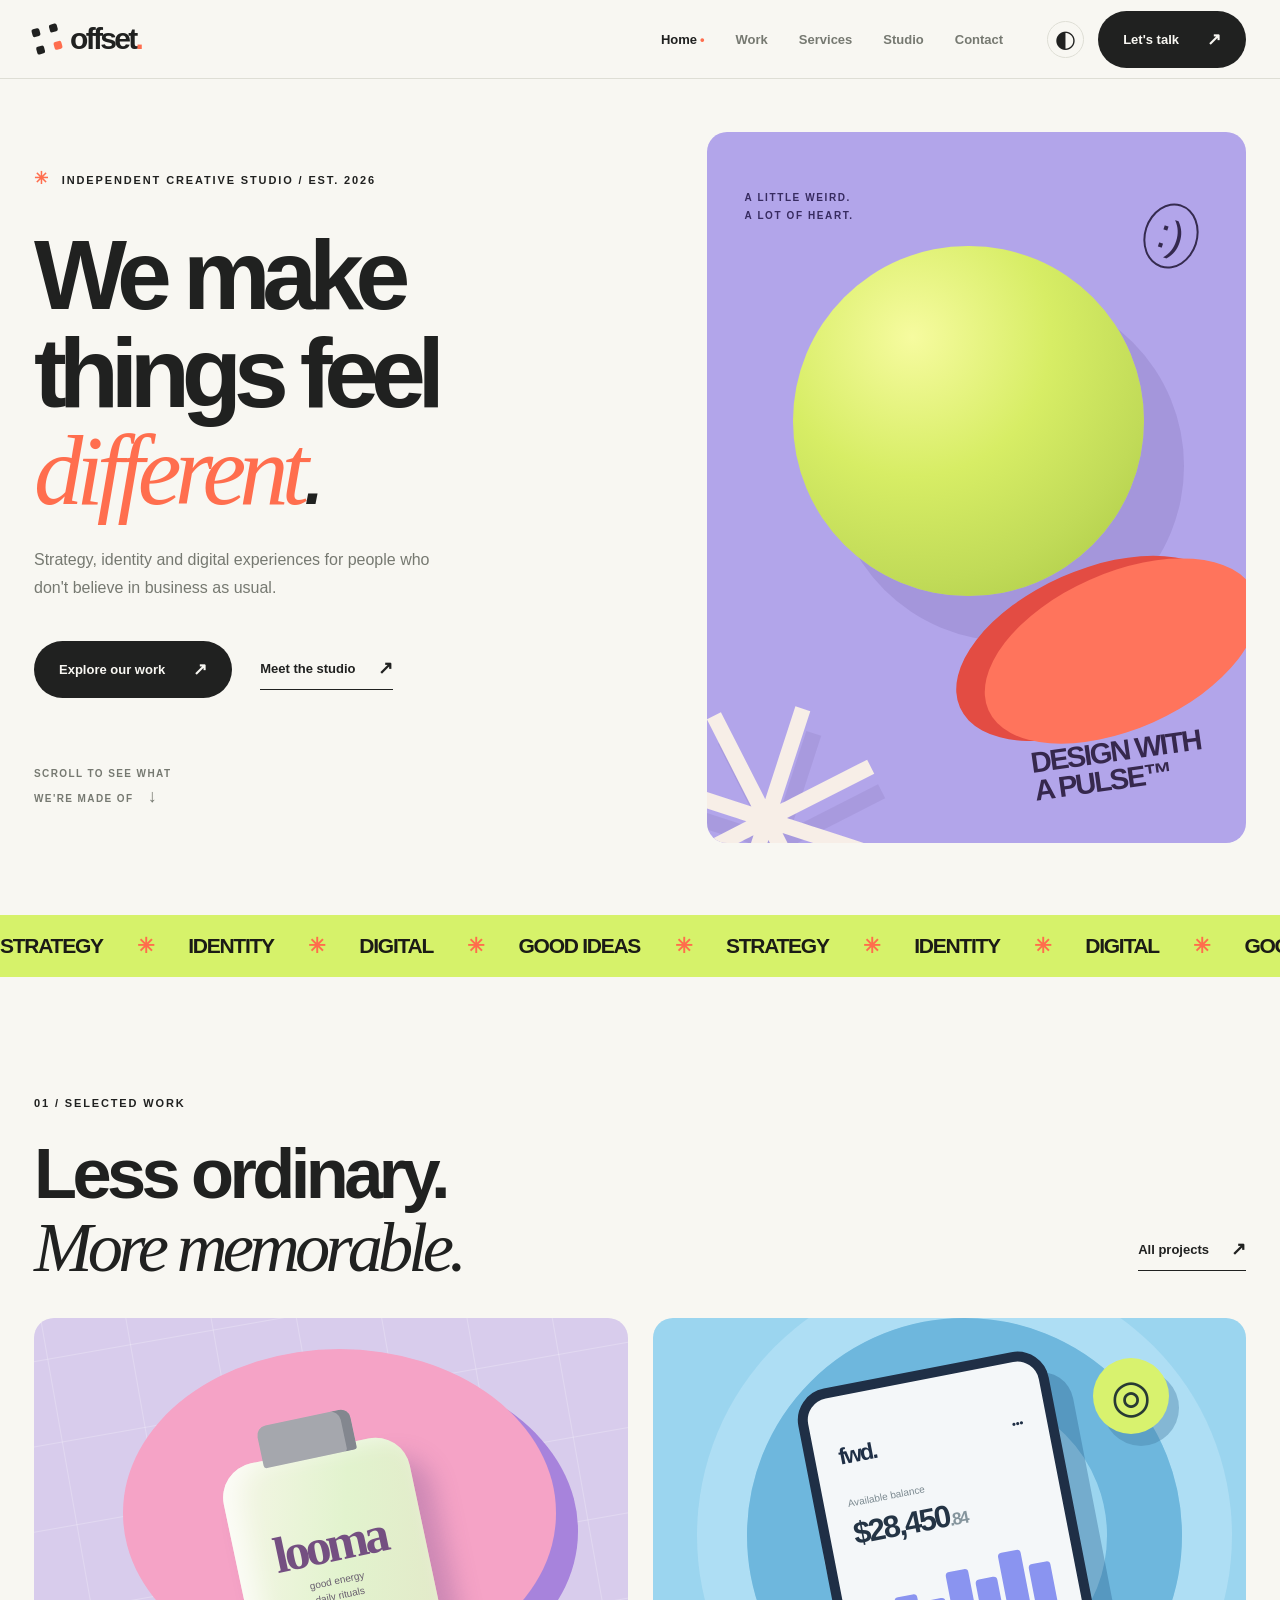
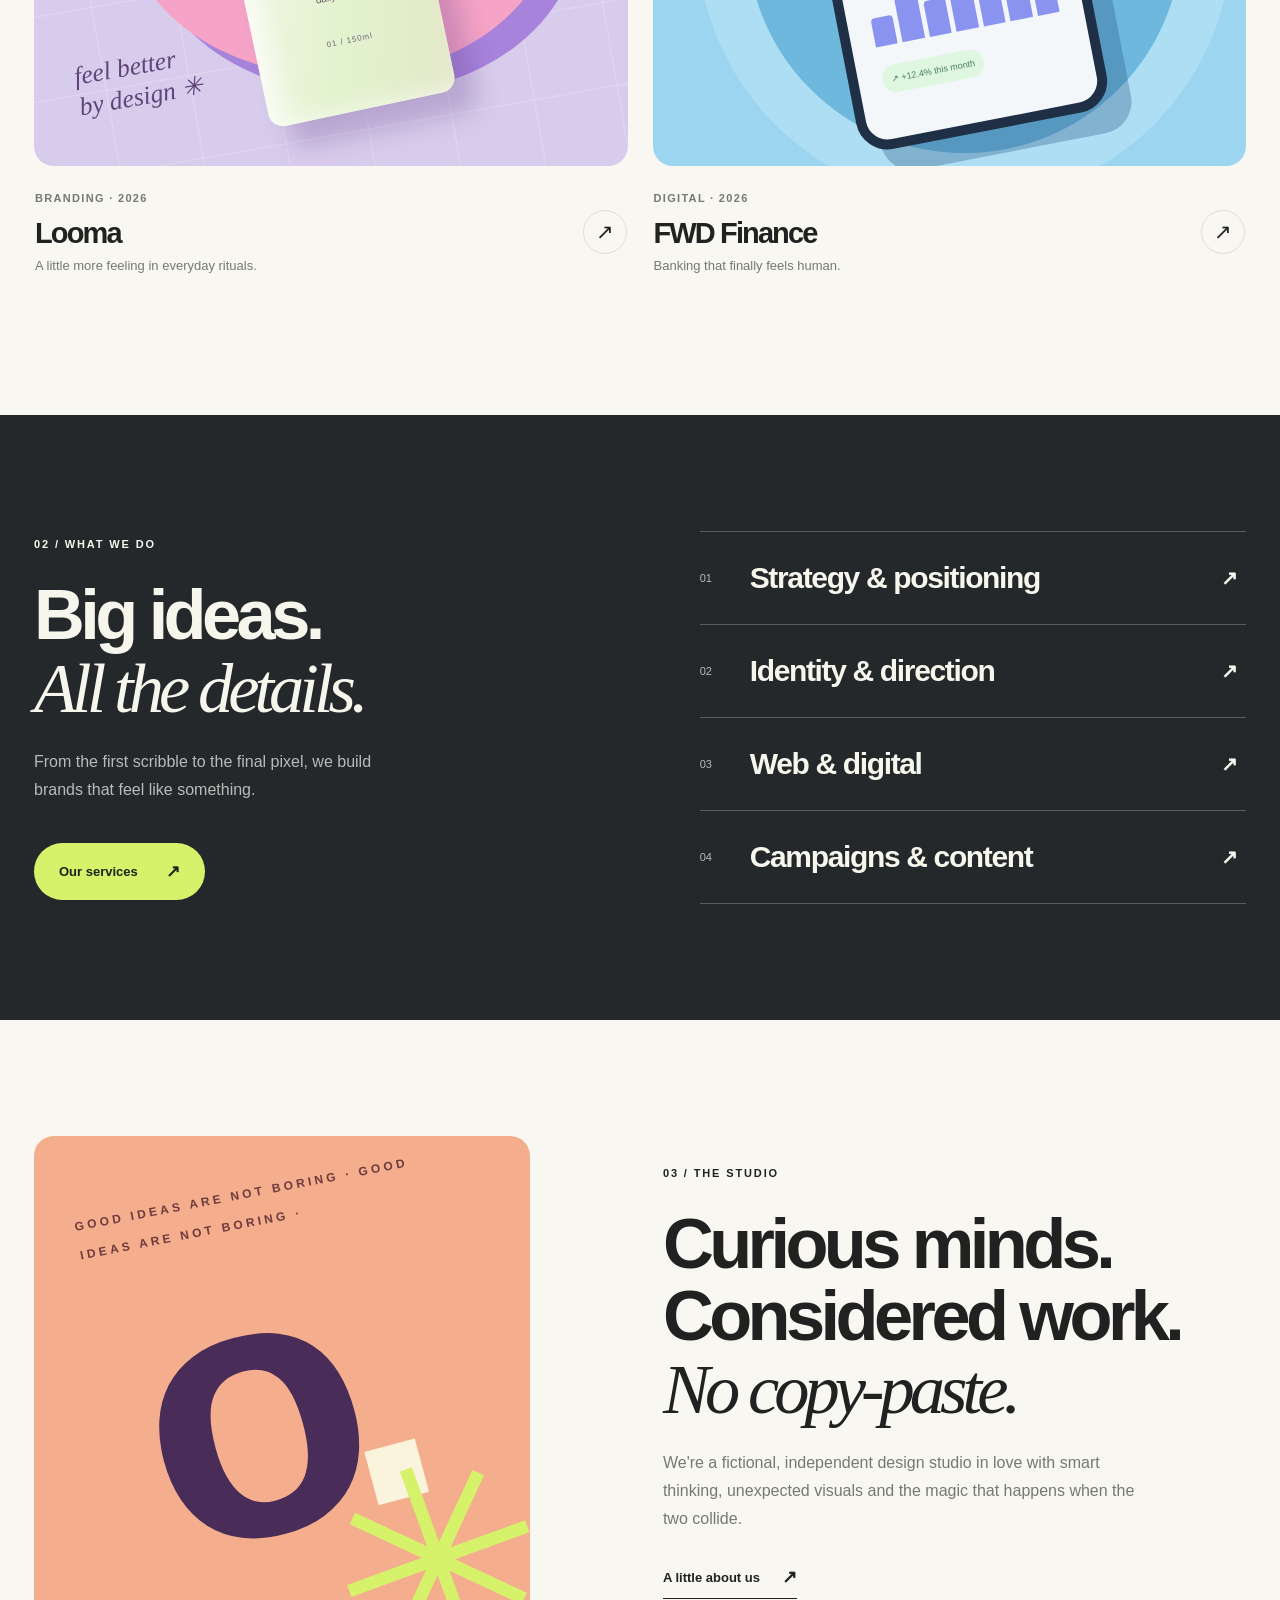
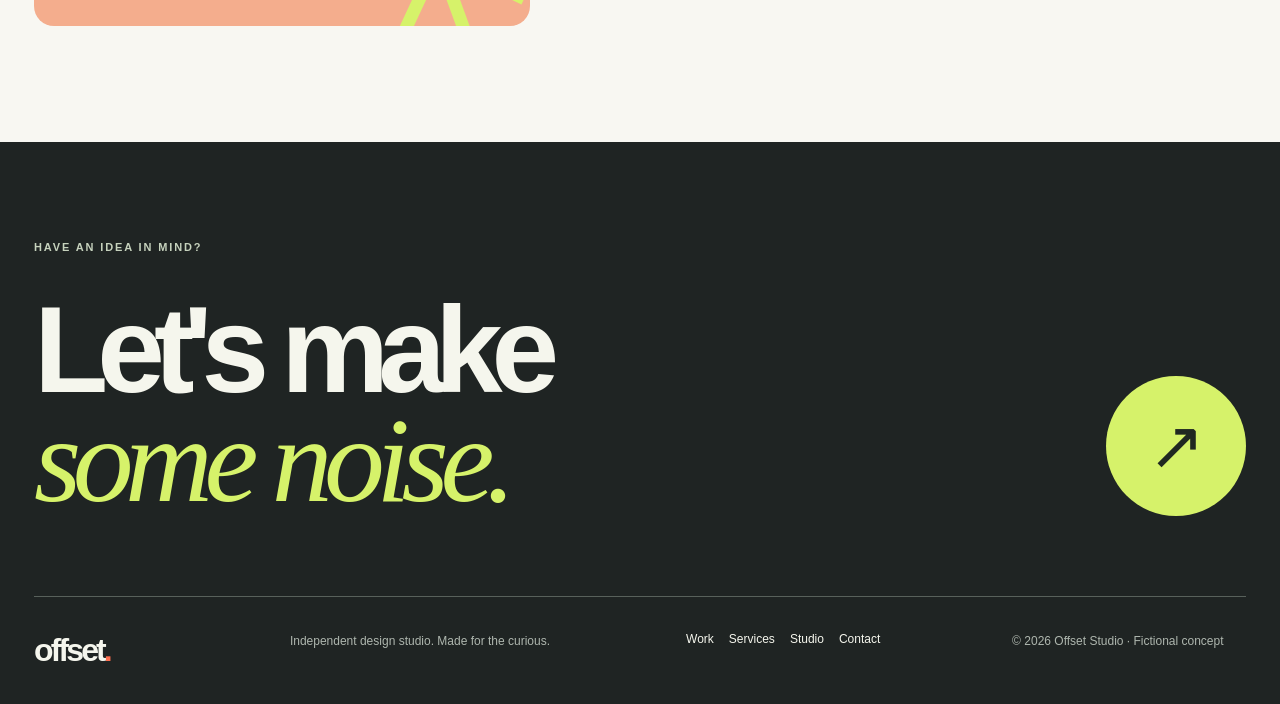
<file: index.html>
<!doctype html>
<html lang="en">
<head>
<meta charset="utf-8">
<meta name="viewport" content="width=device-width, initial-scale=1">
<meta name="theme-color" content="#f8f7f2">
<meta name="description" content="A small creative portfolio exploring design, digital work and playful color combinations.">
<title>Design that feels different · Offset Studio</title>
<link rel="stylesheet" href="style.css"></head>
<body class="page-home"><a href="#main" class="skip-link">Skip to content</a>
<input type="checkbox" class="visually-hidden" id="color-mode" aria-label="Toggle dark appearance">
<header class="site-header">
<div class="container header-inner">
<a class="brand" href="index.html" aria-label="Offset Studio home"><span class="brand-mark" aria-hidden="true"><i></i><i></i><i></i><i></i></span>offset<span class="brand-period">.</span></a>
<nav class="main-nav" aria-label="Primary navigation"><a href="index.html" aria-current="page">Home</a><a href="work.html">Work</a><a href="services.html">Services</a><a href="studio.html">Studio</a><a href="contact.html">Contact</a></nav>

<div class="header-actions"><label for="color-mode" class="theme-label" title="Toggle appearance"><span class="sun-symbol" aria-hidden="true">◐</span><span class="sr-only">Toggle light and dark mode</span></label><a href="contact.html" class="pill pill-dark header-cta">Let's talk <span aria-hidden="true">↗</span></a>
<details class="mobile-nav">
<summary aria-label="Open navigation"><span></span><span></span></summary>
<nav aria-label="Mobile navigation"><a href="index.html" aria-current="page">Home</a><a href="work.html">Work</a><a href="services.html">Services</a><a href="studio.html">Studio</a><a href="contact.html">Contact</a></nav>
</details>
</div>
</div>
</header>
<!-- Main content: selected work, studio notes and a bit of motion -->
<main id="main">
<section class="home-hero">
<div class="container hero-grid">
<div class="hero-copy"><span class="eyebrow"><span class="tiny-spark">✳</span> Independent creative studio / Est. 2026</span>
<h1>We make<br>things feel<br><em>different<span class="hero-dot">.</span></em></h1>
<p>Strategy, identity and digital experiences for people who don't believe in business as usual.</p>
<div class="hero-actions"><a class="pill pill-dark" href="work.html">Explore our work <span>↗</span></a><a class="text-link" href="studio.html">Meet the studio <span>↗</span></a></div>
<div class="hero-side-note">Scroll to see what<br>we're made of <span>↓</span></div>
</div>
<div class="hero-art" aria-label="Abstract graphic design artwork"><span class="hero-art-note">A LITTLE WEIRD.<br>A LOT OF HEART.</span><span class="hero-sun"></span><span class="hero-disc"></span><span class="hero-star">✳</span><span class="hero-smiley">:)</span><span class="hero-art-label">design with<br>a pulse™</span></div>
</div>
</section>

<div class="ticker" aria-label="Strategy, identity, digital, imagination">
<div class="ticker-track" aria-hidden="true">STRATEGY <span>✳</span> IDENTITY <span>✳</span> DIGITAL <span>✳</span> GOOD IDEAS <span>✳</span> STRATEGY <span>✳</span> IDENTITY <span>✳</span> DIGITAL <span>✳</span> GOOD IDEAS <span>✳</span></div>
</div>

<section class="section section-work" id="selected-work">
<div class="container">
<div class="section-heading">
<div><span class="eyebrow">01 / Selected work</span>
<h2>Less ordinary.<br><em>More memorable.</em></h2>
</div>
<a href="work.html" class="text-link">All projects <span>↗</span></a></div>
<div class="works-grid">
<article class="work-card" data-kind="brand" id="work-looma"><a class="work-art-link" href="project-looma.html" aria-label="Explore Looma project">
<div class="art art-looma" aria-label="Illustrated lavender cosmetic packaging"><span class="art-grid"></span><span class="looma-disc"></span><span class="looma-bottle"><b>looma</b><small>good energy<br>daily rituals</small><span>01 / 150ml</span></span><span class="art-floatnote">feel better<br>by design ✳</span></div>
</a>
<div class="work-meta">
<div><span class="work-tag">Branding · 2026</span>
<h3>Looma</h3>
<p>A little more feeling in everyday rituals.</p>
</div>
<a class="round-arrow" href="project-looma.html" aria-label="View Looma project">↗</a></div>
</article>
<article class="work-card" data-kind="digital" id="work-fwd"><a class="work-art-link" href="project-fwd.html" aria-label="Explore FWD Finance project">
<div class="art art-fwd" aria-label="Abstract blue financial app mockup"><span class="fwd-orbit"></span><span class="fwd-phone"><span class="phone-top">fwd. <span>•••</span></span><small>Available balance</small><b>$28,450<span>.84</span></b><span class="fwd-chart"><i style="--h:42%"></i><i style="--h:66%"></i><i style="--h:53%"></i><i style="--h:87%"></i><i style="--h:68%"></i><i style="--h:100%"></i><i style="--h:76%"></i></span><span class="fwd-pill">↗ +12.4% this month</span></span><span class="fwd-bubble">◎</span></div>
</a>
<div class="work-meta">
<div><span class="work-tag">Digital · 2026</span>
<h3>FWD Finance</h3>
<p>Banking that finally feels human.</p>
</div>
<a class="round-arrow" href="project-fwd.html" aria-label="View FWD Finance project">↗</a></div>
</article>
</div>
</div>
</section>

<section class="section services-preview">
<div class="container services-grid">
<div><span class="eyebrow">02 / What we do</span>
<h2>Big ideas.<br><em>All the details.</em></h2>
<p>From the first scribble to the final pixel, we build brands that feel like something.</p>
<a class="pill pill-light" href="services.html">Our services <span>↗</span></a></div>
<div class="services-list"><a href="services.html#strategy"><span>01</span><strong>Strategy & positioning</strong><b>↗</b></a><a href="services.html#identity"><span>02</span><strong>Identity & direction</strong><b>↗</b></a><a href="services.html#digital"><span>03</span><strong>Web & digital</strong><b>↗</b></a><a href="services.html#campaigns"><span>04</span><strong>Campaigns & content</strong><b>↗</b></a></div>
</div>
</section>

<section class="section about-teaser">
<div class="container about-teaser-grid">
<div class="about-graphic"><span class="about-text-circle">GOOD IDEAS ARE NOT BORING · GOOD IDEAS ARE NOT BORING ·</span><span class="about-core">o<span>.</span></span><span class="about-doodle">✳</span></div>
<div><span class="eyebrow">03 / The studio</span>
<h2>Curious minds.<br>Considered work.<br><em>No copy-paste.</em></h2>
<p>We're a fictional, independent design studio in love with smart thinking, unexpected visuals and the magic that happens when the two collide.</p>
<a href="studio.html" class="text-link">A little about us <span>↗</span></a></div>
</div>
</section>
</main>
<footer class="site-footer" id="footer">
<div class="container">
<div class="footer-top">
<div>
<p class="eyebrow eyebrow-light">Have an idea in mind?</p>
<h2>Let's make<br><em>some noise.</em></h2>
</div>
<a href="contact.html" class="footer-orb" aria-label="Contact our studio">↗</a></div>
<div class="footer-bottom"><a href="index.html" class="footer-logo">offset<span>.</span></a>
<p>Independent design studio. Made for the curious.</p>
<nav aria-label="Footer navigation"><a href="work.html">Work</a><a href="services.html">Services</a><a href="studio.html">Studio</a><a href="contact.html">Contact</a></nav>
<p>© 2026 Offset Studio · Fictional concept</p>
</div>
</div>
</footer>
</body>
</html>
</file>
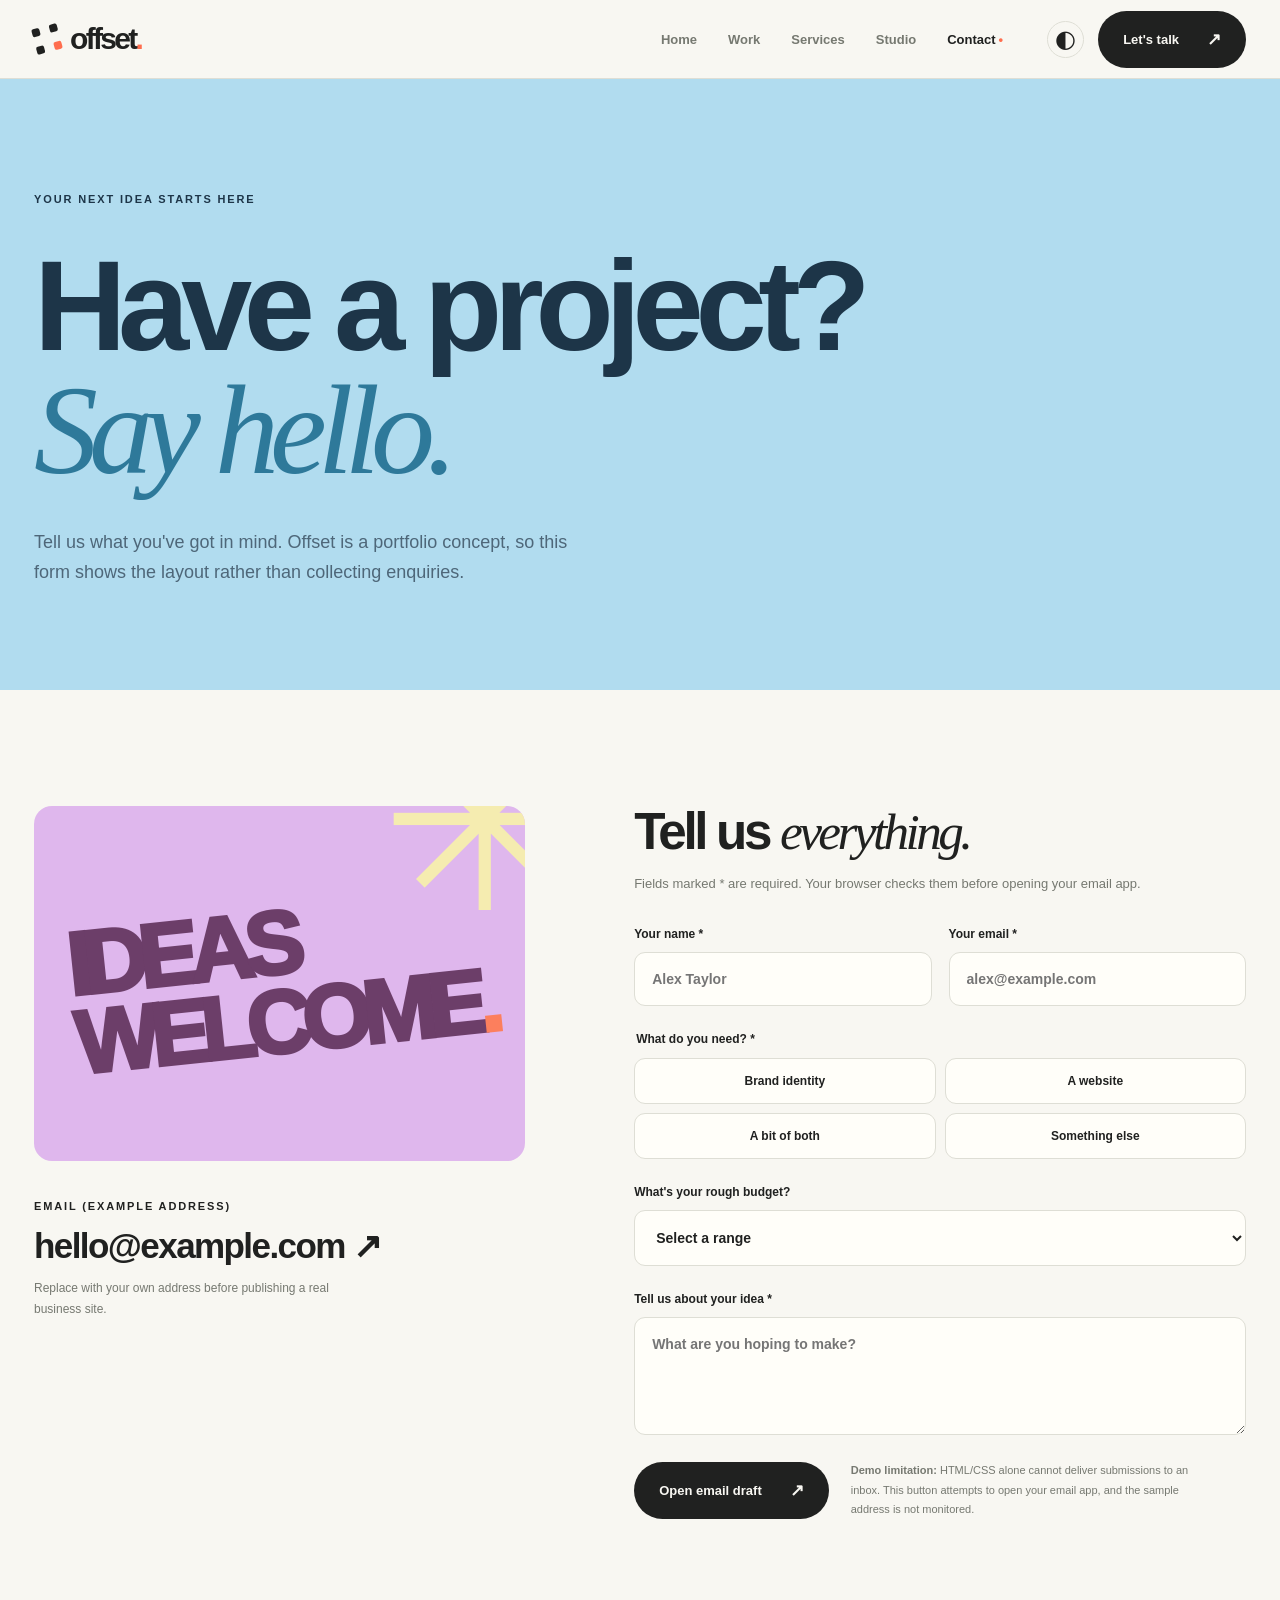
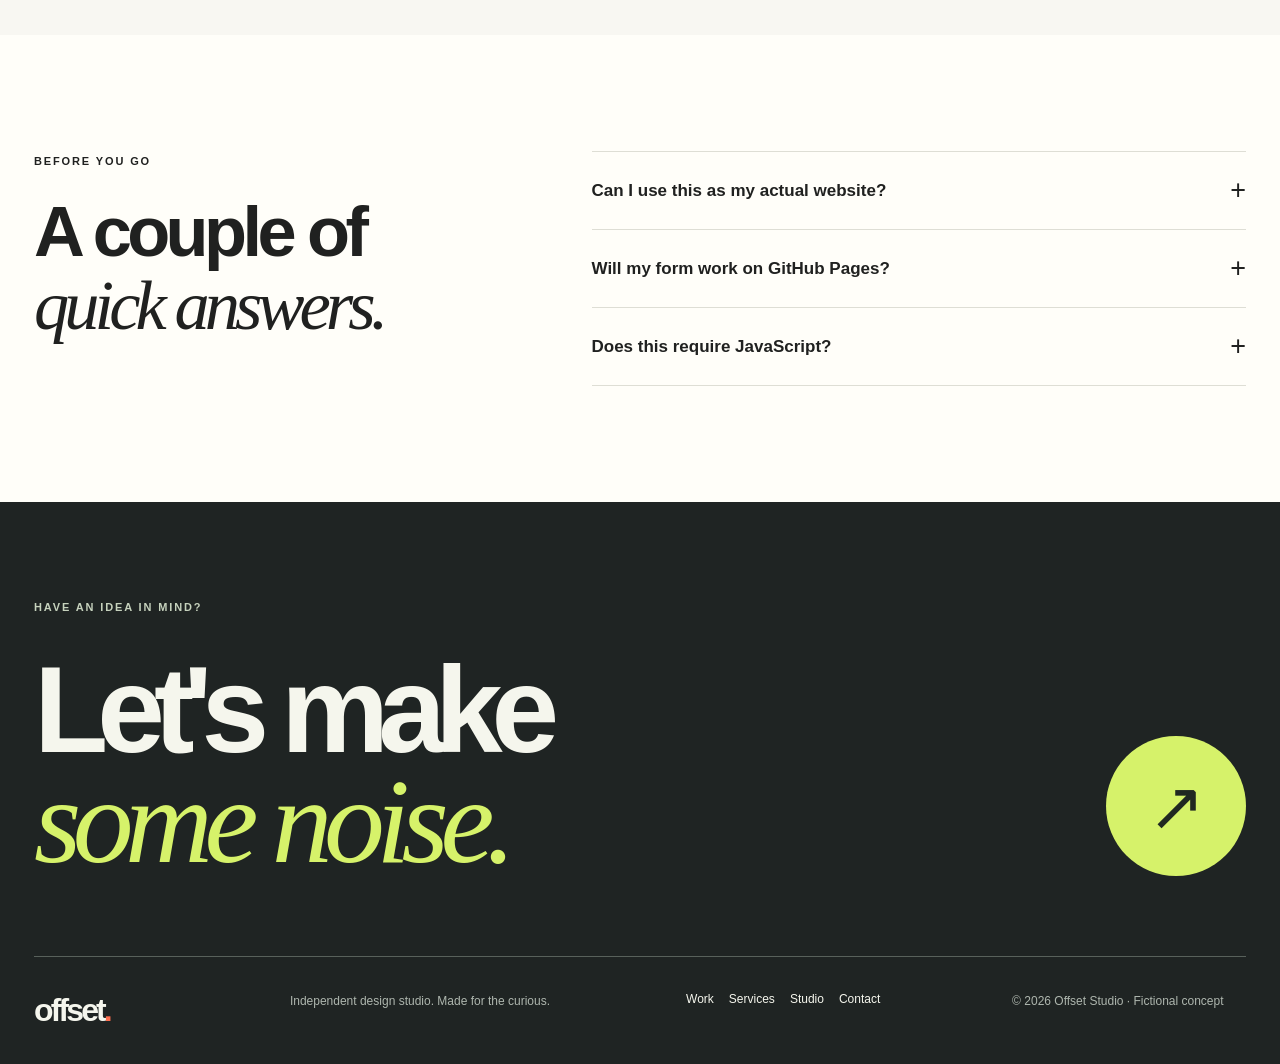
<file: contact.html>
<!doctype html>
<html lang="en">
<head>
<meta charset="utf-8">
<meta name="viewport" content="width=device-width, initial-scale=1">
<meta name="theme-color" content="#f8f7f2">
<meta name="description" content="Contact page layout with an enquiry form and a few common questions.">
<title>Contact · Offset Studio</title>
<link rel="stylesheet" href="style.css"></head>
<body class="page-contact"><a href="#main" class="skip-link">Skip to content</a>
<input type="checkbox" class="visually-hidden" id="color-mode" aria-label="Toggle dark appearance">
<header class="site-header">
<div class="container header-inner">
<a class="brand" href="index.html" aria-label="Offset Studio home"><span class="brand-mark" aria-hidden="true"><i></i><i></i><i></i><i></i></span>offset<span class="brand-period">.</span></a>
<nav class="main-nav" aria-label="Primary navigation"><a href="index.html">Home</a><a href="work.html">Work</a><a href="services.html">Services</a><a href="studio.html">Studio</a><a href="contact.html" aria-current="page">Contact</a></nav>

<div class="header-actions"><label for="color-mode" class="theme-label" title="Toggle appearance"><span class="sun-symbol" aria-hidden="true">◐</span><span class="sr-only">Toggle light and dark mode</span></label><a href="contact.html" class="pill pill-dark header-cta">Let's talk <span aria-hidden="true">↗</span></a>
<details class="mobile-nav">
<summary aria-label="Open navigation"><span></span><span></span></summary>
<nav aria-label="Mobile navigation"><a href="index.html">Home</a><a href="work.html">Work</a><a href="services.html">Services</a><a href="studio.html">Studio</a><a href="contact.html" aria-current="page">Contact</a></nav>
</details>
</div>
</div>
</header>
<main id="main">
<section class="page-intro intro-contact">
<div class="container"><span class="eyebrow">Your next idea starts here</span>
<h1>Have a project?<br><em>Say hello.</em></h1>
<p>Tell us what you've got in mind. Offset is a portfolio concept, so this form shows the layout rather than collecting enquiries.</p>
</div>
</section>

<section class="section contact-section">
<div class="container contact-grid">
<div class="contact-aside">
<div class="contact-graphic"><span>IDEAS<br>WELCOME<span>.</span></span><i>✳</i></div>
<div class="contact-email"><span class="eyebrow">Email (example address)</span><a href="mailto:hello@example.com">hello@example.com ↗</a>
<p>Replace with your own address before publishing a real business site.</p>
</div>
</div>
<div class="contact-form-wrap">
<div class="form-header">
<h2>Tell us <em>everything.</em></h2>
<p>Fields marked * are required. Your browser checks them before opening your email app.</p>
</div>
<!-- Native form validation, with a mailto placeholder until a backend is added -->
<form action="mailto:hello@example.com?subject=Website%20demo%20enquiry" method="post" enctype="text/plain" class="contact-form">
<div class="form-row"><label>Your name *
<input name="Name" type="text" placeholder="Alex Taylor" autocomplete="name" required minlength="2"></label><label>Your email *
<input name="Email" type="email" placeholder="alex@example.com" autocomplete="email" required></label></div>
<fieldset><legend>What do you need? *</legend>
<div class="choice-grid"><label>
<input name="Project type" type="radio" value="Brand identity" required><span>Brand identity</span></label><label>
<input name="Project type" type="radio" value="Website"><span>A website</span></label><label>
<input name="Project type" type="radio" value="Both"><span>A bit of both</span></label><label>
<input name="Project type" type="radio" value="Other"><span>Something else</span></label></div>
</fieldset>
<label>What's your rough budget?<select name="Budget" required><option value="" selected disabled>Select a range</option><option>Under $5,000</option><option>$5,000–$15,000</option><option>$15,000–$30,000</option><option>$30,000+</option><option>Not sure yet</option></select></label><label>Tell us about your idea *<textarea name="Project details" rows="5" placeholder="What are you hoping to make?" required minlength="10"></textarea></label>
<div class="form-bottom"><button class="pill pill-dark" type="submit">Open email draft <span>↗</span></button>
<p><strong>Demo limitation:</strong> HTML/CSS alone cannot deliver submissions to an inbox. This button attempts to open your email app, and the sample address is not monitored.</p>
</div>
</form>
</div>
</div>
</section>

<section class="section contact-faq">
<div class="container faq-grid">
<div><span class="eyebrow">Before you go</span>
<h2>A couple of<br><em>quick answers.</em></h2>
</div>
<div class="faq-list">
<details>
<summary>Can I use this as my actual website? <span>+</span></summary>
<p>Yes, you can customise the content, branding and colours. Replace the fictional project claims and contact details before publishing.</p>
</details>
<details>
<summary>Will my form work on GitHub Pages? <span>+</span></summary>
<p>Native browser validation works. Submitting via email depends on the visitor's email app. For reliable submissions on GitHub Pages, connect a third-party form service.</p>
</details>
<details>
<summary>Does this require JavaScript? <span>+</span></summary>
<p>No. Navigation, filters, theme toggling, FAQ accordions, galleries and responsive layout all use HTML and CSS.</p>
</details>
</div>
</div>
</section>
</main>
<footer class="site-footer" id="footer">
<div class="container">
<div class="footer-top">
<div>
<p class="eyebrow eyebrow-light">Have an idea in mind?</p>
<h2>Let's make<br><em>some noise.</em></h2>
</div>
<a href="contact.html" class="footer-orb" aria-label="Contact our studio">↗</a></div>
<div class="footer-bottom"><a href="index.html" class="footer-logo">offset<span>.</span></a>
<p>Independent design studio. Made for the curious.</p>
<nav aria-label="Footer navigation"><a href="work.html">Work</a><a href="services.html">Services</a><a href="studio.html">Studio</a><a href="contact.html">Contact</a></nav>
<p>© 2026 Offset Studio · Fictional concept</p>
</div>
</div>
</footer>
</body>
</html>
</file>
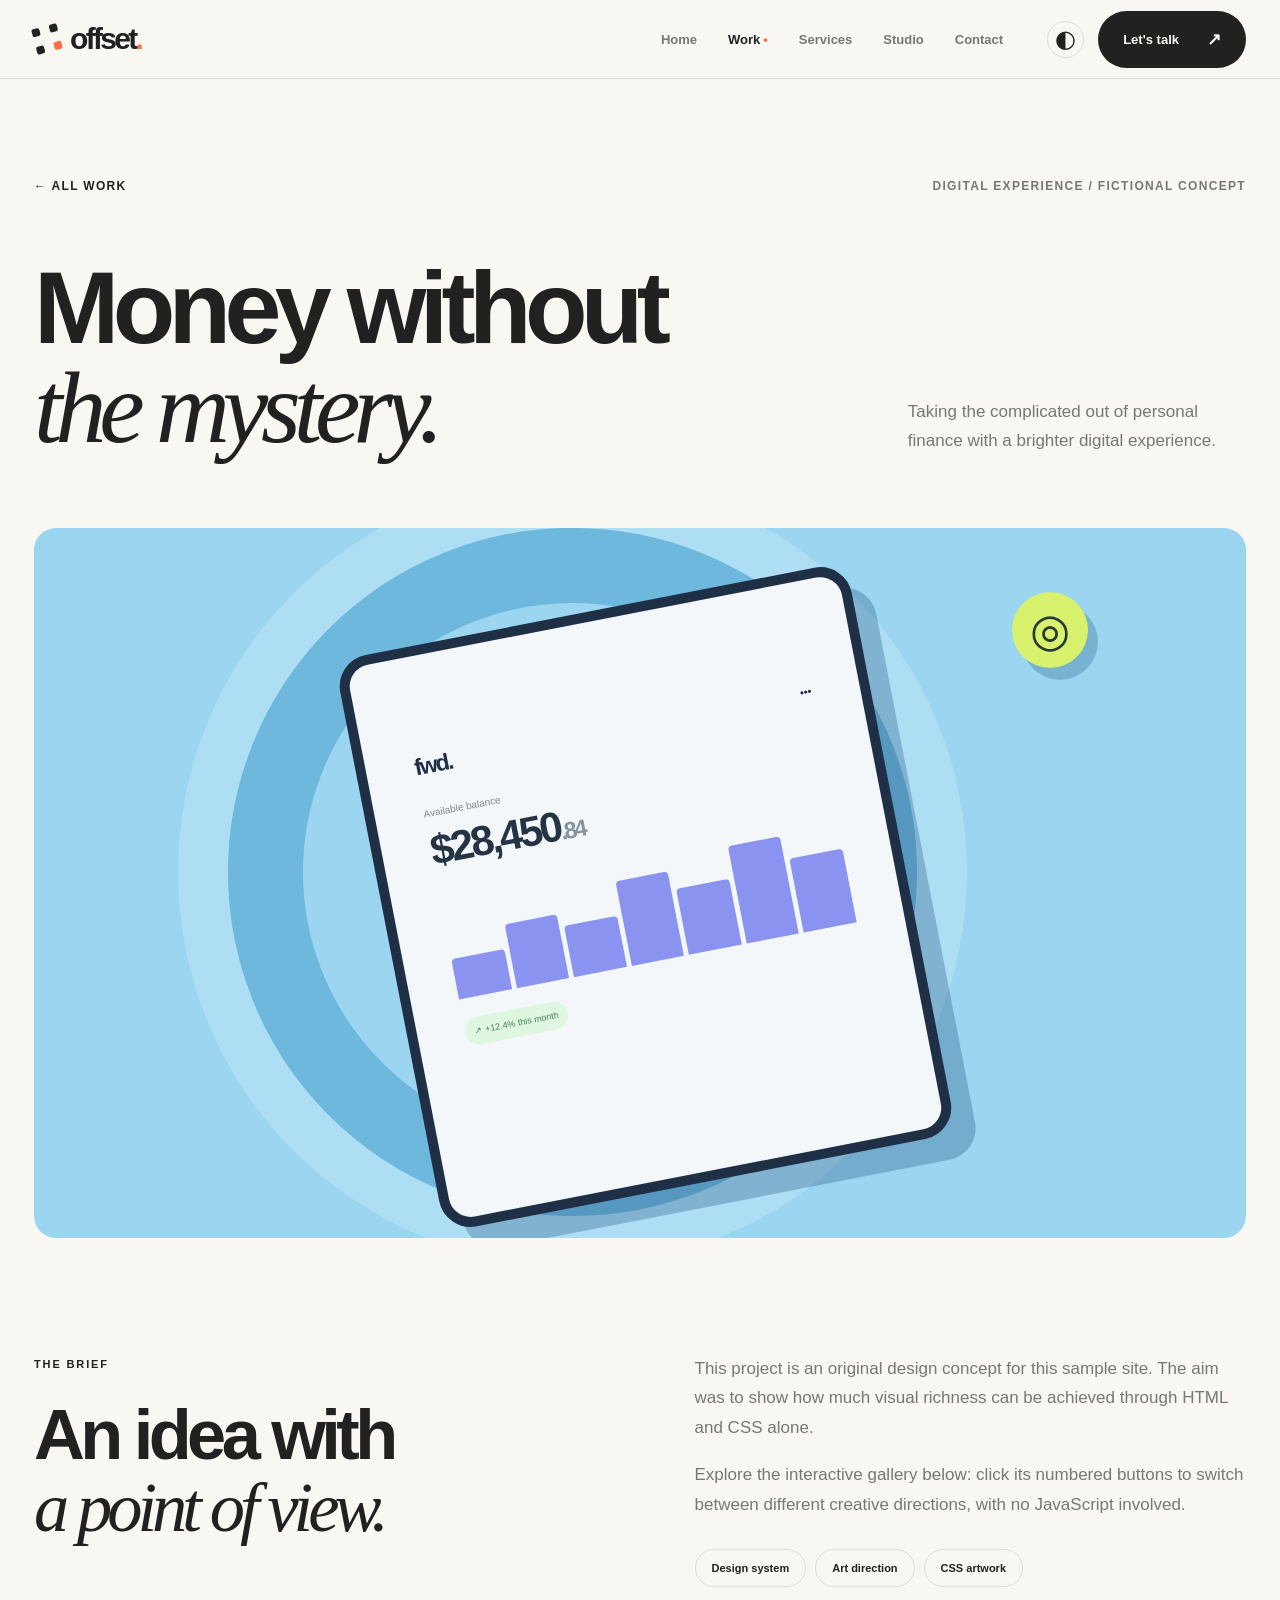
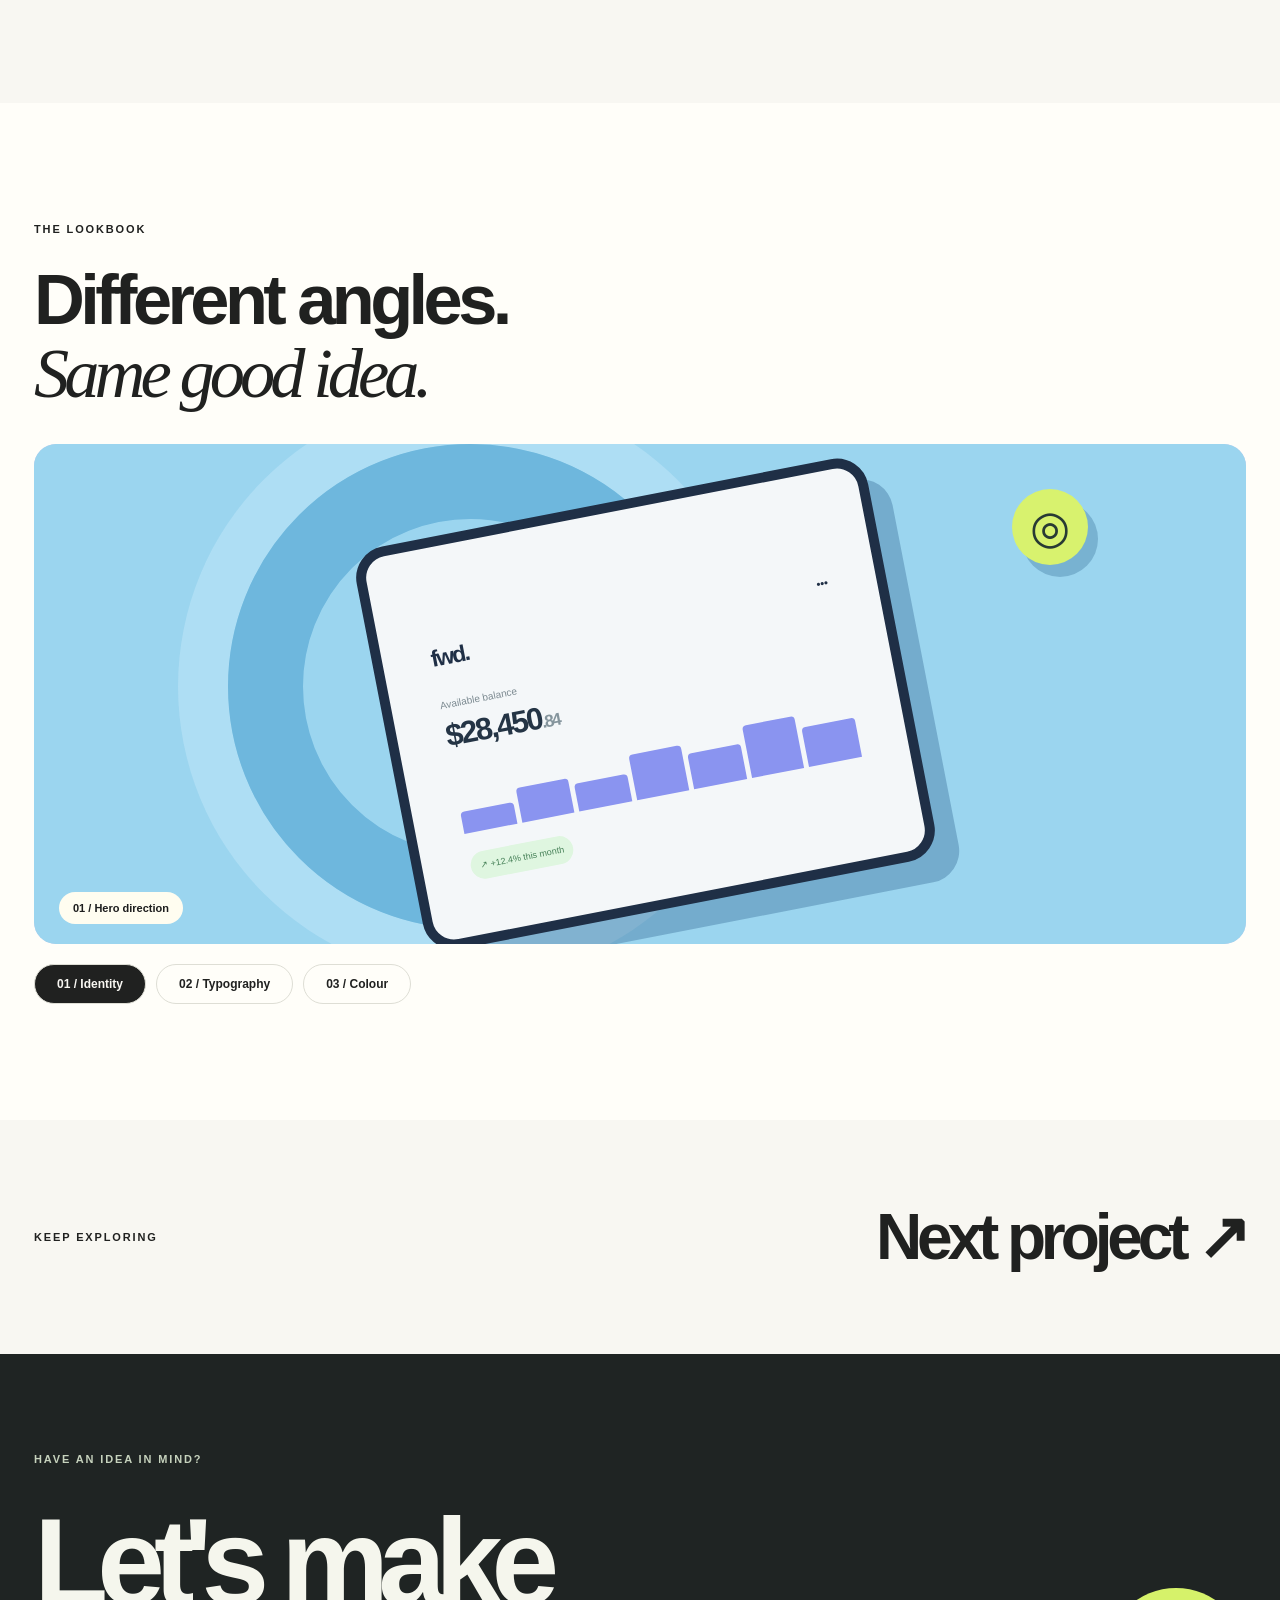
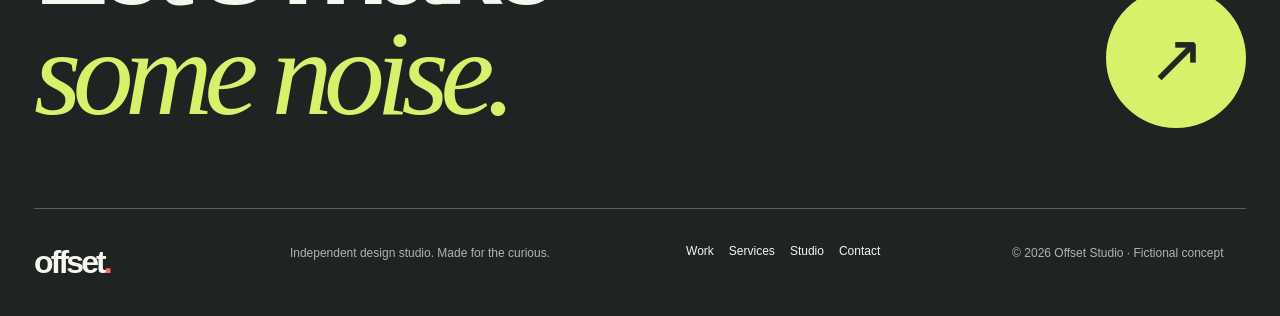
<file: project-fwd.html>
<!doctype html>
<html lang="en">
<head>
<meta charset="utf-8">
<meta name="viewport" content="width=device-width, initial-scale=1">
<meta name="theme-color" content="#f8f7f2">
<meta name="description" content="FWD Finance concept: a friendlier approach to personal finance interfaces and color.">
<title>FWD Finance · Offset Studio</title>
<link rel="stylesheet" href="style.css"></head>
<body class="page-case"><a href="#main" class="skip-link">Skip to content</a>
<input type="checkbox" class="visually-hidden" id="color-mode" aria-label="Toggle dark appearance">
<header class="site-header">
<div class="container header-inner">
<a class="brand" href="index.html" aria-label="Offset Studio home"><span class="brand-mark" aria-hidden="true"><i></i><i></i><i></i><i></i></span>offset<span class="brand-period">.</span></a>
<nav class="main-nav" aria-label="Primary navigation"><a href="index.html">Home</a><a href="work.html" aria-current="page">Work</a><a href="services.html">Services</a><a href="studio.html">Studio</a><a href="contact.html">Contact</a></nav>

<div class="header-actions"><label for="color-mode" class="theme-label" title="Toggle appearance"><span class="sun-symbol" aria-hidden="true">◐</span><span class="sr-only">Toggle light and dark mode</span></label><a href="contact.html" class="pill pill-dark header-cta">Let's talk <span aria-hidden="true">↗</span></a>
<details class="mobile-nav">
<summary aria-label="Open navigation"><span></span><span></span></summary>
<nav aria-label="Mobile navigation"><a href="index.html">Home</a><a href="work.html" aria-current="page">Work</a><a href="services.html">Services</a><a href="studio.html">Studio</a><a href="contact.html">Contact</a></nav>
</details>
</div>
</div>
</header>
<main id="main">
<section class="project-intro">
<div class="container">
<div class="project-breadcrumb"><a href="work.html">← All work</a><span>Digital experience / Fictional concept</span></div>
<div class="project-heading">
<h1>Money without<br><em>the mystery.</em></h1>
<p>Taking the complicated out of personal finance with a brighter digital experience.</p>
</div>
</div>
</section>
<section class="container case-hero">
<div class="art art-fwd" aria-label="Abstract blue financial app mockup"><span class="fwd-orbit"></span><span class="fwd-phone"><span class="phone-top">fwd. <span>•••</span></span><small>Available balance</small><b>$28,450<span>.84</span></b><span class="fwd-chart"><i style="--h:42%"></i><i style="--h:66%"></i><i style="--h:53%"></i><i style="--h:87%"></i><i style="--h:68%"></i><i style="--h:100%"></i><i style="--h:76%"></i></span><span class="fwd-pill">↗ +12.4% this month</span></span><span class="fwd-bubble">◎</span></div>
</section>
<section class="section project-story">
<div class="container project-story-grid">
<div><span class="eyebrow">The brief</span>
<h2>An idea with<br><em>a point of view.</em></h2>
</div>
<div>
<p>This project is an original design concept for this sample site. The aim was to show how much visual richness can be achieved through HTML and CSS alone.</p>
<p>Explore the interactive gallery below: click its numbered buttons to switch between different creative directions, with no JavaScript involved.</p>
<div class="chip-row"><span>Design system</span><span>Art direction</span><span>CSS artwork</span></div>
</div>
</div>
</section>
<section class="section gallery-section">
<div class="container"><span class="eyebrow">The lookbook</span>
<h2>Different angles.<br><em>Same good idea.</em></h2>
<div class="gallery-widget">
<input checked type="radio" name="gallery" id="slide-1">
<input type="radio" name="gallery" id="slide-2">
<input type="radio" name="gallery" id="slide-3">
<div class="gallery-stage">
<div class="gallery-panel gallery-1">
<div class="art art-fwd" aria-label="Abstract blue financial app mockup"><span class="fwd-orbit"></span><span class="fwd-phone"><span class="phone-top">fwd. <span>•••</span></span><small>Available balance</small><b>$28,450<span>.84</span></b><span class="fwd-chart"><i style="--h:42%"></i><i style="--h:66%"></i><i style="--h:53%"></i><i style="--h:87%"></i><i style="--h:68%"></i><i style="--h:100%"></i><i style="--h:76%"></i></span><span class="fwd-pill">↗ +12.4% this month</span></span><span class="fwd-bubble">◎</span></div>
<span class="gallery-caption">01 / Hero direction</span></div>
<div class="gallery-panel gallery-2"><span class="gallery-typography gallery-type-fwd">FWD Finance<small>made to feel different.</small></span><span class="gallery-caption">02 / Type study</span></div>
<div class="gallery-panel gallery-3"><span class="gallery-shape shape-one"></span><span class="gallery-shape shape-two"></span><span class="gallery-text">THINK<br>DIFFERENT<br>FEEL MORE ↗</span><span class="gallery-caption">03 / Colour exploration</span></div>
</div>
<div class="gallery-controls"><label for="slide-1">01 / Identity</label><label for="slide-2">02 / Typography</label><label for="slide-3">03 / Colour</label></div>
</div>
</div>
</section>
<section class="next-project">
<div class="container"><span class="eyebrow">Keep exploring</span><a href="project-looma.html">Next project <span>↗</span></a></div>
</section>
</main>
<footer class="site-footer" id="footer">
<div class="container">
<div class="footer-top">
<div>
<p class="eyebrow eyebrow-light">Have an idea in mind?</p>
<h2>Let's make<br><em>some noise.</em></h2>
</div>
<a href="contact.html" class="footer-orb" aria-label="Contact our studio">↗</a></div>
<div class="footer-bottom"><a href="index.html" class="footer-logo">offset<span>.</span></a>
<p>Independent design studio. Made for the curious.</p>
<nav aria-label="Footer navigation"><a href="work.html">Work</a><a href="services.html">Services</a><a href="studio.html">Studio</a><a href="contact.html">Contact</a></nav>
<p>© 2026 Offset Studio · Fictional concept</p>
</div>
</div>
</footer>
</body>
</html>
</file>
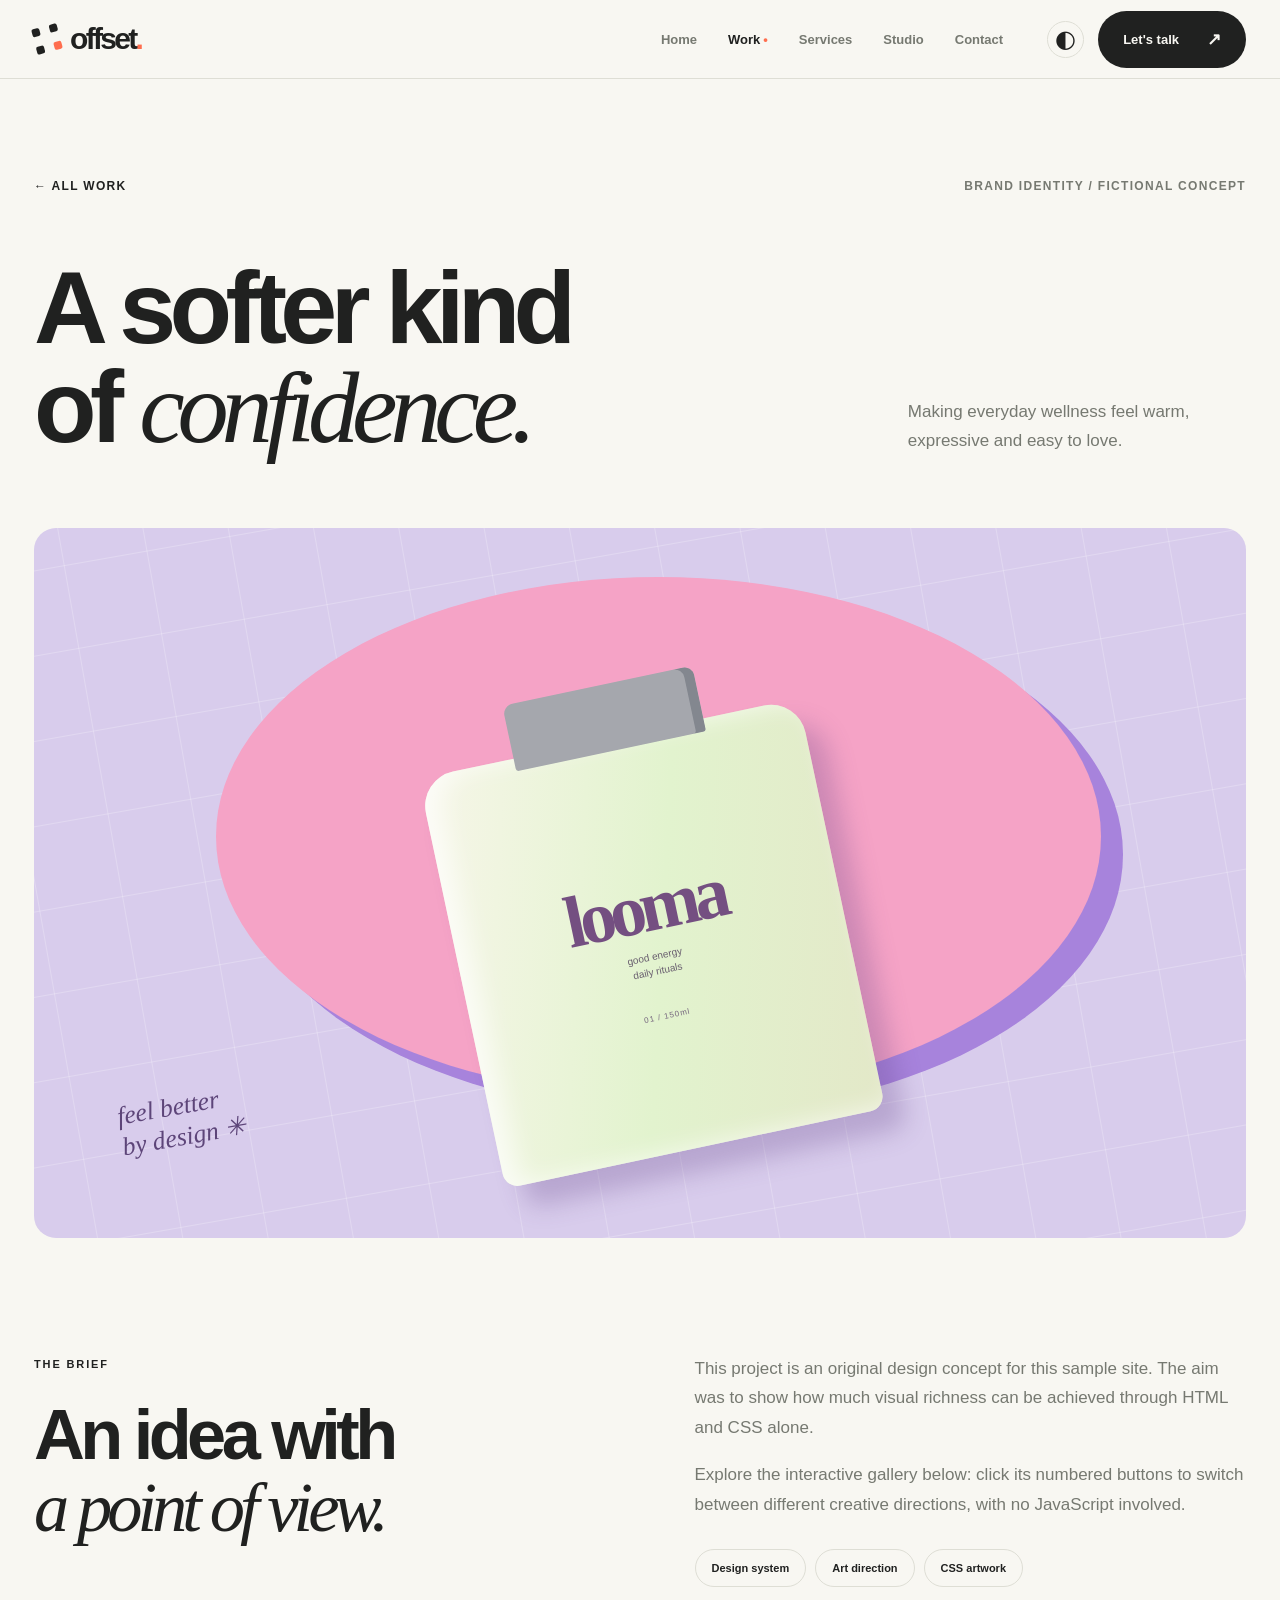
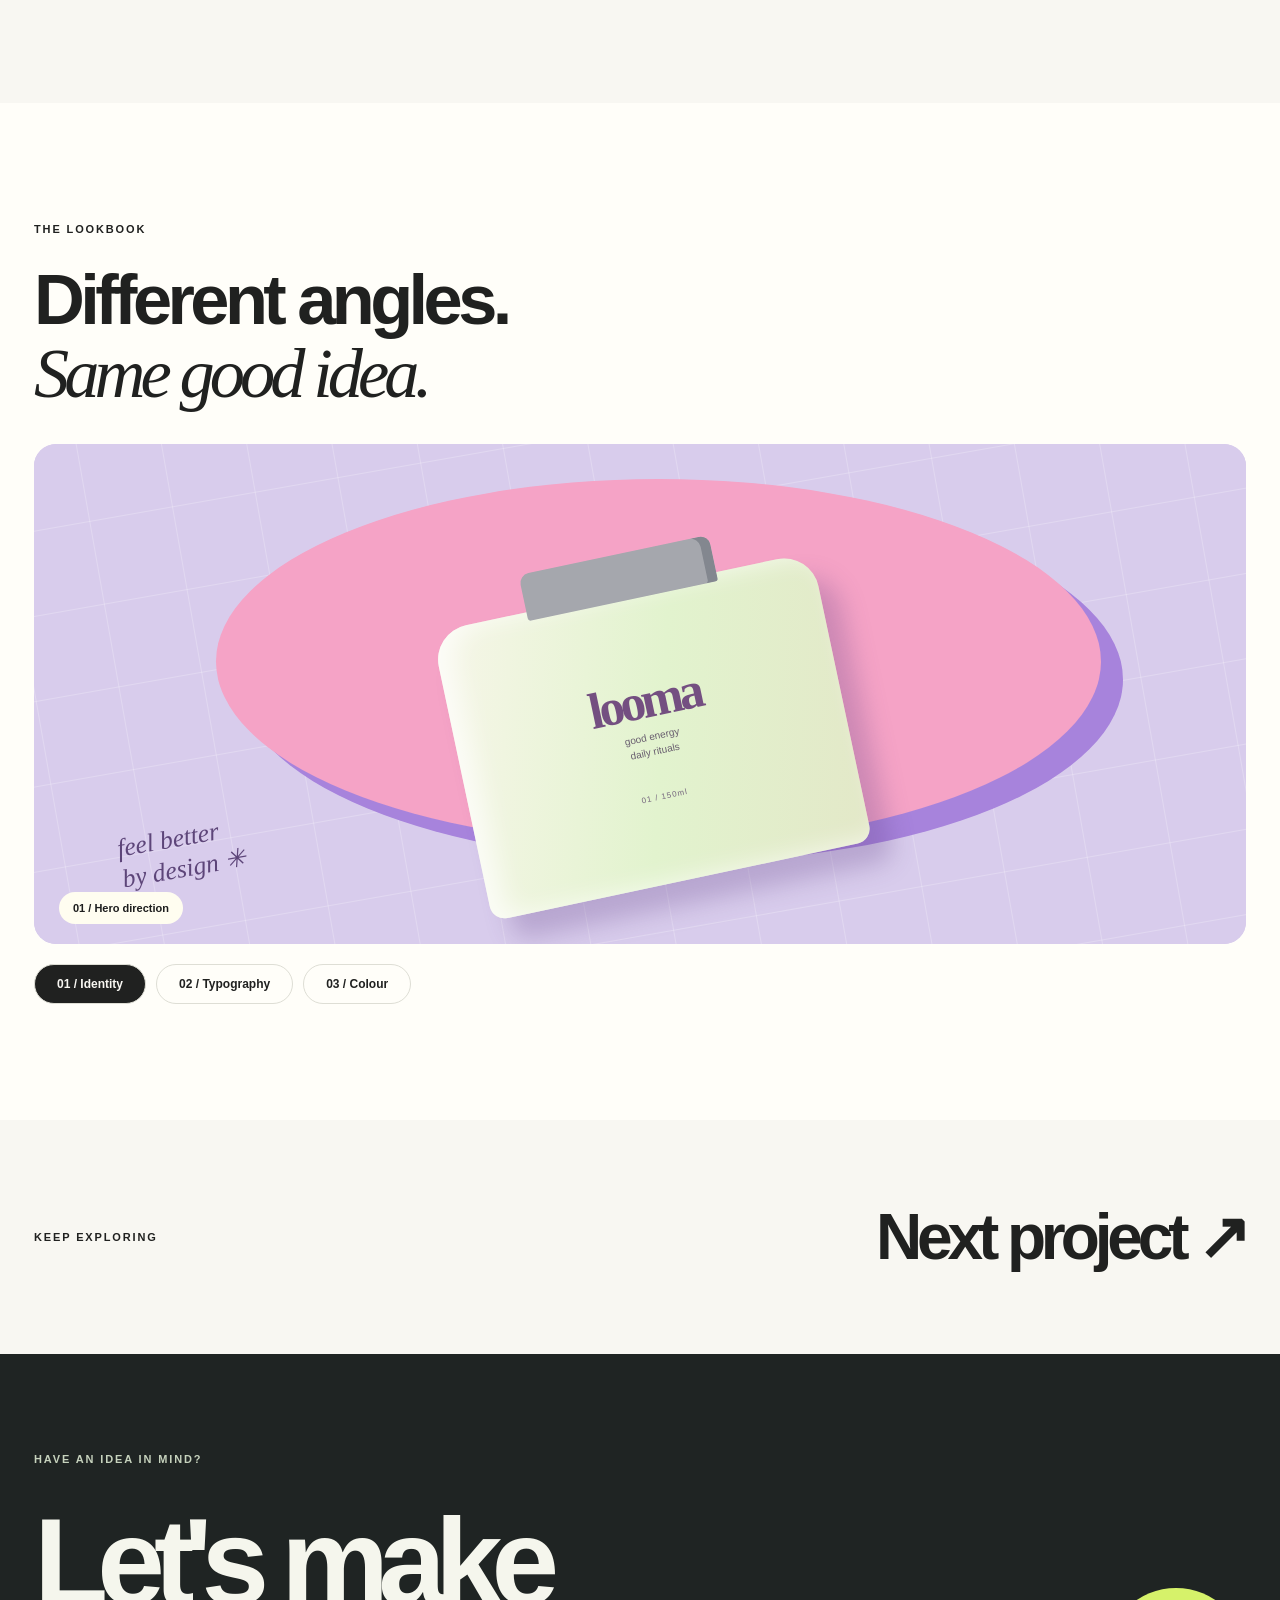
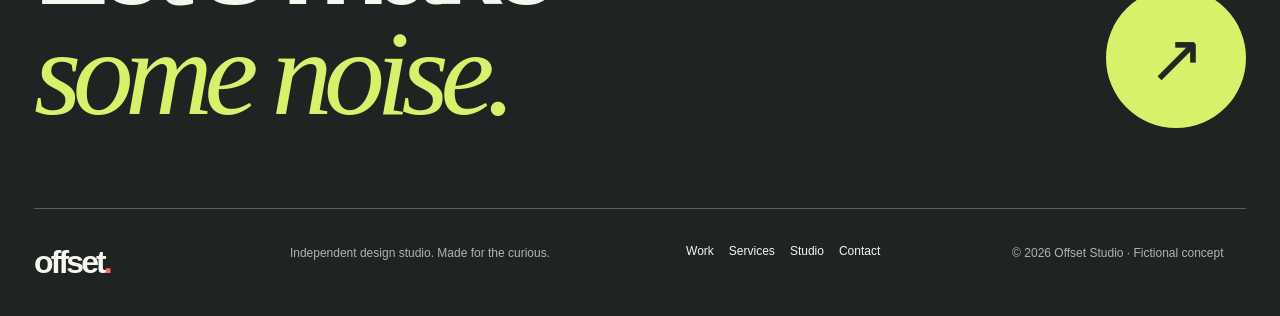
<file: project-looma.html>
<!doctype html>
<html lang="en">
<head>
<meta charset="utf-8">
<meta name="viewport" content="width=device-width, initial-scale=1">
<meta name="theme-color" content="#f8f7f2">
<meta name="description" content="A closer look at the Looma visual identity concept, from type choices to colour studies.">
<title>Looma · Offset Studio</title>
<link rel="stylesheet" href="style.css"></head>
<body class="page-case"><a href="#main" class="skip-link">Skip to content</a>
<input type="checkbox" class="visually-hidden" id="color-mode" aria-label="Toggle dark appearance">
<header class="site-header">
<div class="container header-inner">
<a class="brand" href="index.html" aria-label="Offset Studio home"><span class="brand-mark" aria-hidden="true"><i></i><i></i><i></i><i></i></span>offset<span class="brand-period">.</span></a>
<nav class="main-nav" aria-label="Primary navigation"><a href="index.html">Home</a><a href="work.html" aria-current="page">Work</a><a href="services.html">Services</a><a href="studio.html">Studio</a><a href="contact.html">Contact</a></nav>

<div class="header-actions"><label for="color-mode" class="theme-label" title="Toggle appearance"><span class="sun-symbol" aria-hidden="true">◐</span><span class="sr-only">Toggle light and dark mode</span></label><a href="contact.html" class="pill pill-dark header-cta">Let's talk <span aria-hidden="true">↗</span></a>
<details class="mobile-nav">
<summary aria-label="Open navigation"><span></span><span></span></summary>
<nav aria-label="Mobile navigation"><a href="index.html">Home</a><a href="work.html" aria-current="page">Work</a><a href="services.html">Services</a><a href="studio.html">Studio</a><a href="contact.html">Contact</a></nav>
</details>
</div>
</div>
</header>
<main id="main">
<section class="project-intro">
<div class="container">
<div class="project-breadcrumb"><a href="work.html">← All work</a><span>Brand identity / Fictional concept</span></div>
<div class="project-heading">
<h1>A softer kind<br>of <em>confidence.</em></h1>
<p>Making everyday wellness feel warm, expressive and easy to love.</p>
</div>
</div>
</section>
<section class="container case-hero">
<div class="art art-looma" aria-label="Illustrated lavender cosmetic packaging"><span class="art-grid"></span><span class="looma-disc"></span><span class="looma-bottle"><b>looma</b><small>good energy<br>daily rituals</small><span>01 / 150ml</span></span><span class="art-floatnote">feel better<br>by design ✳</span></div>
</section>
<section class="section project-story">
<div class="container project-story-grid">
<div><span class="eyebrow">The brief</span>
<h2>An idea with<br><em>a point of view.</em></h2>
</div>
<div>
<p>This project is an original design concept for this sample site. The aim was to show how much visual richness can be achieved through HTML and CSS alone.</p>
<p>Explore the interactive gallery below: click its numbered buttons to switch between different creative directions, with no JavaScript involved.</p>
<div class="chip-row"><span>Design system</span><span>Art direction</span><span>CSS artwork</span></div>
</div>
</div>
</section>
<section class="section gallery-section">
<div class="container"><span class="eyebrow">The lookbook</span>
<h2>Different angles.<br><em>Same good idea.</em></h2>
<div class="gallery-widget">
<input checked type="radio" name="gallery" id="slide-1">
<input type="radio" name="gallery" id="slide-2">
<input type="radio" name="gallery" id="slide-3">
<div class="gallery-stage">
<div class="gallery-panel gallery-1">
<div class="art art-looma" aria-label="Illustrated lavender cosmetic packaging"><span class="art-grid"></span><span class="looma-disc"></span><span class="looma-bottle"><b>looma</b><small>good energy<br>daily rituals</small><span>01 / 150ml</span></span><span class="art-floatnote">feel better<br>by design ✳</span></div>
<span class="gallery-caption">01 / Hero direction</span></div>
<div class="gallery-panel gallery-2"><span class="gallery-typography ">Looma<small>made to feel different.</small></span><span class="gallery-caption">02 / Type study</span></div>
<div class="gallery-panel gallery-3"><span class="gallery-shape shape-one"></span><span class="gallery-shape shape-two"></span><span class="gallery-text">THINK<br>DIFFERENT<br>FEEL MORE ↗</span><span class="gallery-caption">03 / Colour exploration</span></div>
</div>
<div class="gallery-controls"><label for="slide-1">01 / Identity</label><label for="slide-2">02 / Typography</label><label for="slide-3">03 / Colour</label></div>
</div>
</div>
</section>
<section class="next-project">
<div class="container"><span class="eyebrow">Keep exploring</span><a href="project-fwd.html">Next project <span>↗</span></a></div>
</section>
</main>
<footer class="site-footer" id="footer">
<div class="container">
<div class="footer-top">
<div>
<p class="eyebrow eyebrow-light">Have an idea in mind?</p>
<h2>Let's make<br><em>some noise.</em></h2>
</div>
<a href="contact.html" class="footer-orb" aria-label="Contact our studio">↗</a></div>
<div class="footer-bottom"><a href="index.html" class="footer-logo">offset<span>.</span></a>
<p>Independent design studio. Made for the curious.</p>
<nav aria-label="Footer navigation"><a href="work.html">Work</a><a href="services.html">Services</a><a href="studio.html">Studio</a><a href="contact.html">Contact</a></nav>
<p>© 2026 Offset Studio · Fictional concept</p>
</div>
</div>
</footer>
</body>
</html>
</file>
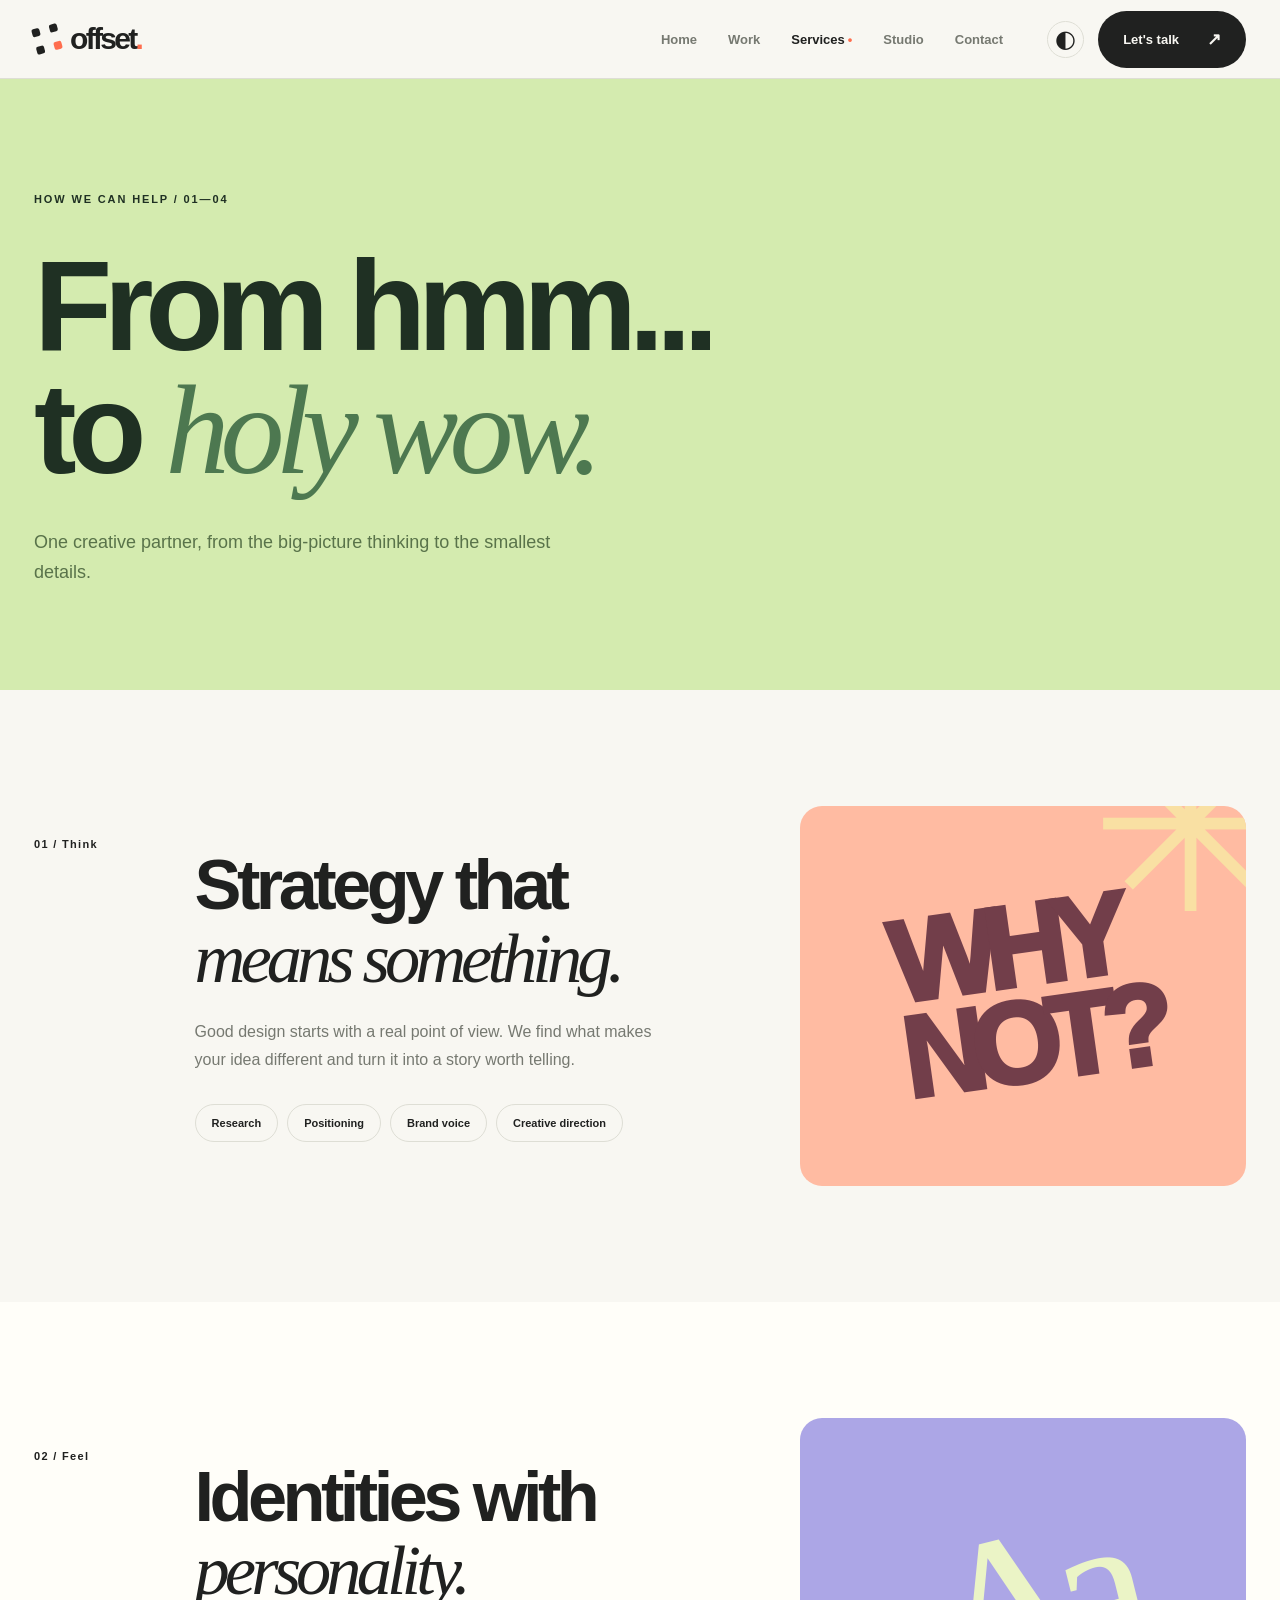
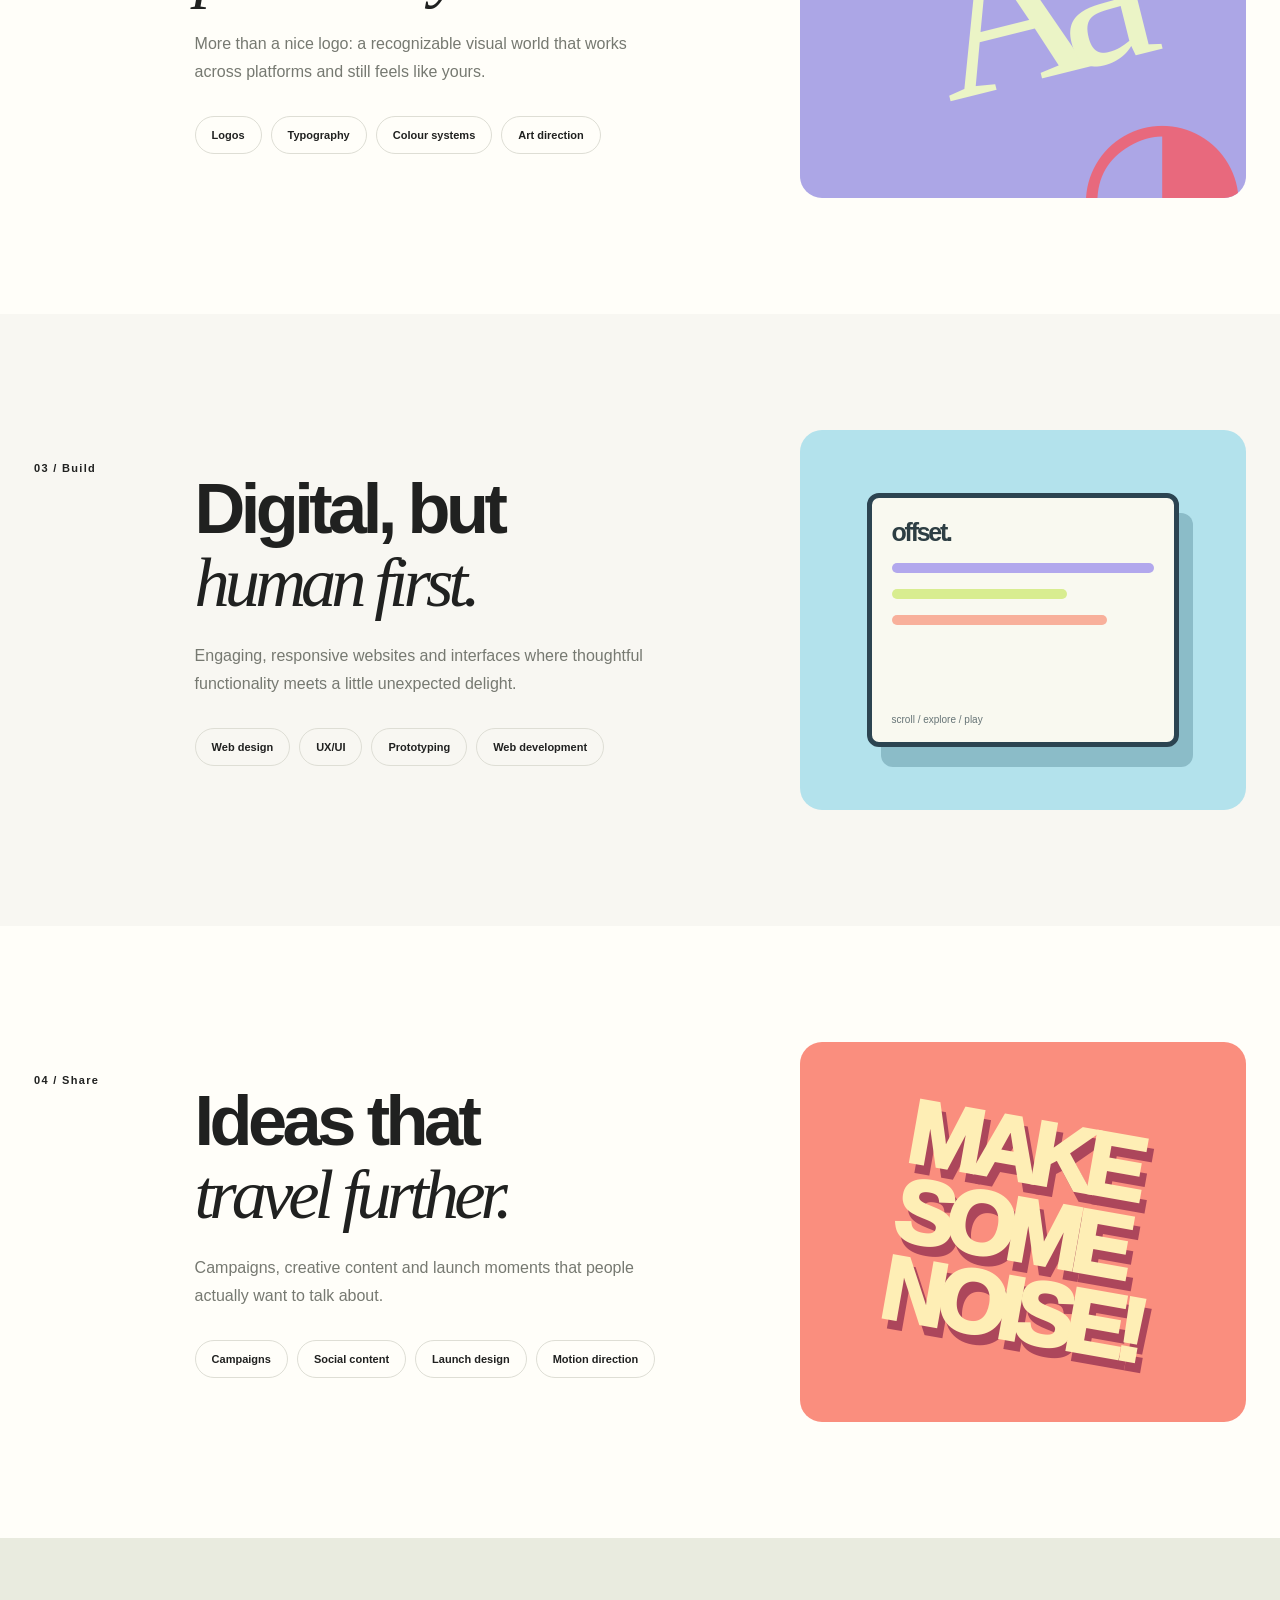
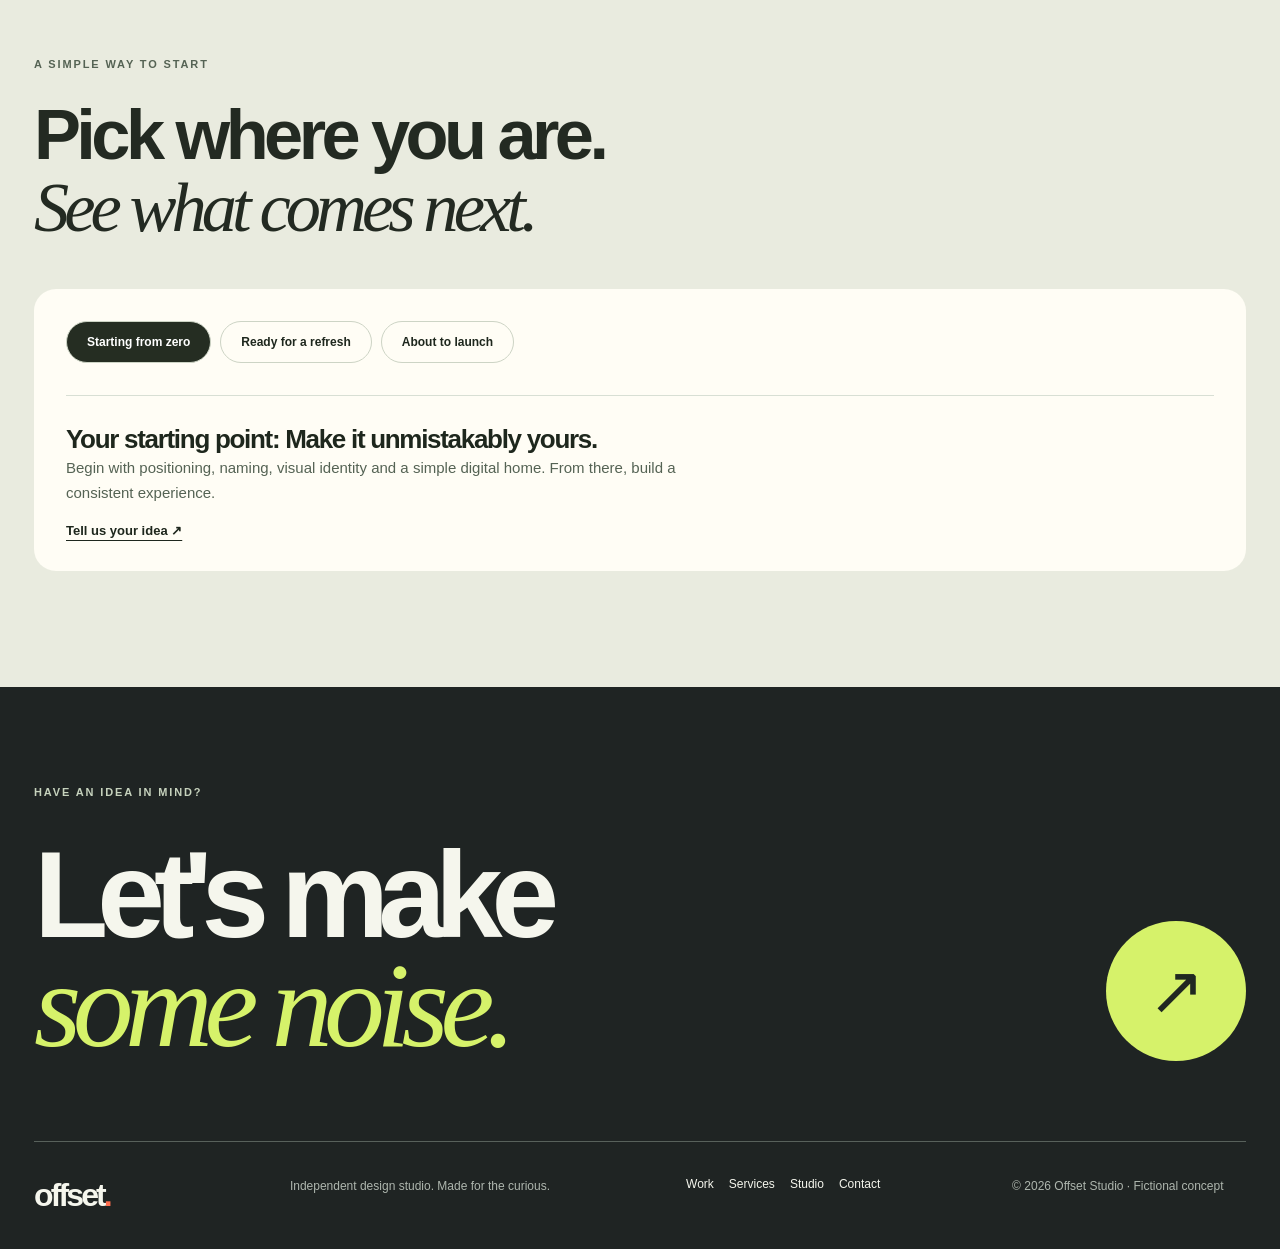
<file: services.html>
<!doctype html>
<html lang="en">
<head>
<meta charset="utf-8">
<meta name="viewport" content="width=device-width, initial-scale=1">
<meta name="theme-color" content="#f8f7f2">
<meta name="description" content="Brand strategy, visual identity, digital design and campaigns, with a simple project-stage guide.">
<title>Services · Offset Studio</title>
<link rel="stylesheet" href="style.css"></head>
<body class="page-services"><a href="#main" class="skip-link">Skip to content</a>
<input type="checkbox" class="visually-hidden" id="color-mode" aria-label="Toggle dark appearance">
<header class="site-header">
<div class="container header-inner">
<a class="brand" href="index.html" aria-label="Offset Studio home"><span class="brand-mark" aria-hidden="true"><i></i><i></i><i></i><i></i></span>offset<span class="brand-period">.</span></a>
<nav class="main-nav" aria-label="Primary navigation"><a href="index.html">Home</a><a href="work.html">Work</a><a href="services.html" aria-current="page">Services</a><a href="studio.html">Studio</a><a href="contact.html">Contact</a></nav>

<div class="header-actions"><label for="color-mode" class="theme-label" title="Toggle appearance"><span class="sun-symbol" aria-hidden="true">◐</span><span class="sr-only">Toggle light and dark mode</span></label><a href="contact.html" class="pill pill-dark header-cta">Let's talk <span aria-hidden="true">↗</span></a>
<details class="mobile-nav">
<summary aria-label="Open navigation"><span></span><span></span></summary>
<nav aria-label="Mobile navigation"><a href="index.html">Home</a><a href="work.html">Work</a><a href="services.html" aria-current="page">Services</a><a href="studio.html">Studio</a><a href="contact.html">Contact</a></nav>
</details>
</div>
</div>
</header>
<main id="main">
<section class="page-intro intro-services">
<div class="container"><span class="eyebrow">How we can help / 01—04</span>
<h1>From hmm...<br>to <em>holy wow.</em></h1>
<p>One creative partner, from the big-picture thinking to the smallest details.</p>
</div>
</section>

<section class="section" id="strategy">
<div class="container services-detail">
<div class="service-number">01 / Think</div>
<div>
<h2>Strategy that<br><em>means something.</em></h2>
<p>Good design starts with a real point of view. We find what makes your idea different and turn it into a story worth telling.</p>
<div class="chip-row"><span>Research</span><span>Positioning</span><span>Brand voice</span><span>Creative direction</span></div>
</div>
<div class="service-art service-art-1"><span>WHY<br>NOT?</span><i>✳</i></div>
</div>
</section>

<section class="section service-alt" id="identity">
<div class="container services-detail">
<div class="service-number">02 / Feel</div>
<div>
<h2>Identities with<br><em>personality.</em></h2>
<p>More than a nice logo: a recognizable visual world that works across platforms and still feels like yours.</p>
<div class="chip-row"><span>Logos</span><span>Typography</span><span>Colour systems</span><span>Art direction</span></div>
</div>
<div class="service-art service-art-2"><span>Aa</span><i>◕</i></div>
</div>
</section>

<section class="section" id="digital">
<div class="container services-detail">
<div class="service-number">03 / Build</div>
<div>
<h2>Digital, but<br><em>human first.</em></h2>
<p>Engaging, responsive websites and interfaces where thoughtful functionality meets a little unexpected delight.</p>
<div class="chip-row"><span>Web design</span><span>UX/UI</span><span>Prototyping</span><span>Web development</span></div>
</div>
<div class="service-art service-art-3"><span class="mini-browser"><b>offset.</b><i></i><i></i><i></i><small>scroll / explore / play</small></span></div>
</div>
</section>

<section class="section service-alt" id="campaigns">
<div class="container services-detail">
<div class="service-number">04 / Share</div>
<div>
<h2>Ideas that<br><em>travel further.</em></h2>
<p>Campaigns, creative content and launch moments that people actually want to talk about.</p>
<div class="chip-row"><span>Campaigns</span><span>Social content</span><span>Launch design</span><span>Motion direction</span></div>
</div>
<div class="service-art service-art-4"><span>MAKE<br>SOME<br>NOISE!</span></div>
</div>
</section>

<section class="section process-section">
<div class="container"><span class="eyebrow">A simple way to start</span>
<h2>Pick where you are.<br><em>See what comes next.</em></h2>
<div class="journey-widget">
<input checked type="radio" name="journey" id="journey-start">
<input type="radio" name="journey" id="journey-refresh">
<input type="radio" name="journey" id="journey-launch">
<div class="journey-tabs" role="group" aria-label="Choose project stage"><label for="journey-start">Starting from zero</label><label for="journey-refresh">Ready for a refresh</label><label for="journey-launch">About to launch</label></div>
<div class="journey-answer journey-answer-start"><b>Your starting point: Make it unmistakably yours.</b>
<p>Begin with positioning, naming, visual identity and a simple digital home. From there, build a consistent experience.</p>
<a href="contact.html">Tell us your idea ↗</a></div>
<div class="journey-answer journey-answer-refresh"><b>Your starting point: Keep the good. Rethink the rest.</b>
<p>Audit what exists, uncover what customers respond to and evolve your identity without losing what makes it recognizable.</p>
<a href="contact.html">Let's revisit your brand ↗</a></div>
<div class="journey-answer journey-answer-launch"><b>Your starting point: Bring everything together.</b>
<p>Focus on launch-ready pages, campaign assets and clear messaging that helps you show up with confidence.</p>
<a href="contact.html">Plan a launch ↗</a></div>
</div>
</div>
</section>
</main>
<footer class="site-footer" id="footer">
<div class="container">
<div class="footer-top">
<div>
<p class="eyebrow eyebrow-light">Have an idea in mind?</p>
<h2>Let's make<br><em>some noise.</em></h2>
</div>
<a href="contact.html" class="footer-orb" aria-label="Contact our studio">↗</a></div>
<div class="footer-bottom"><a href="index.html" class="footer-logo">offset<span>.</span></a>
<p>Independent design studio. Made for the curious.</p>
<nav aria-label="Footer navigation"><a href="work.html">Work</a><a href="services.html">Services</a><a href="studio.html">Studio</a><a href="contact.html">Contact</a></nav>
<p>© 2026 Offset Studio · Fictional concept</p>
</div>
</div>
</footer>
</body>
</html>
</file>
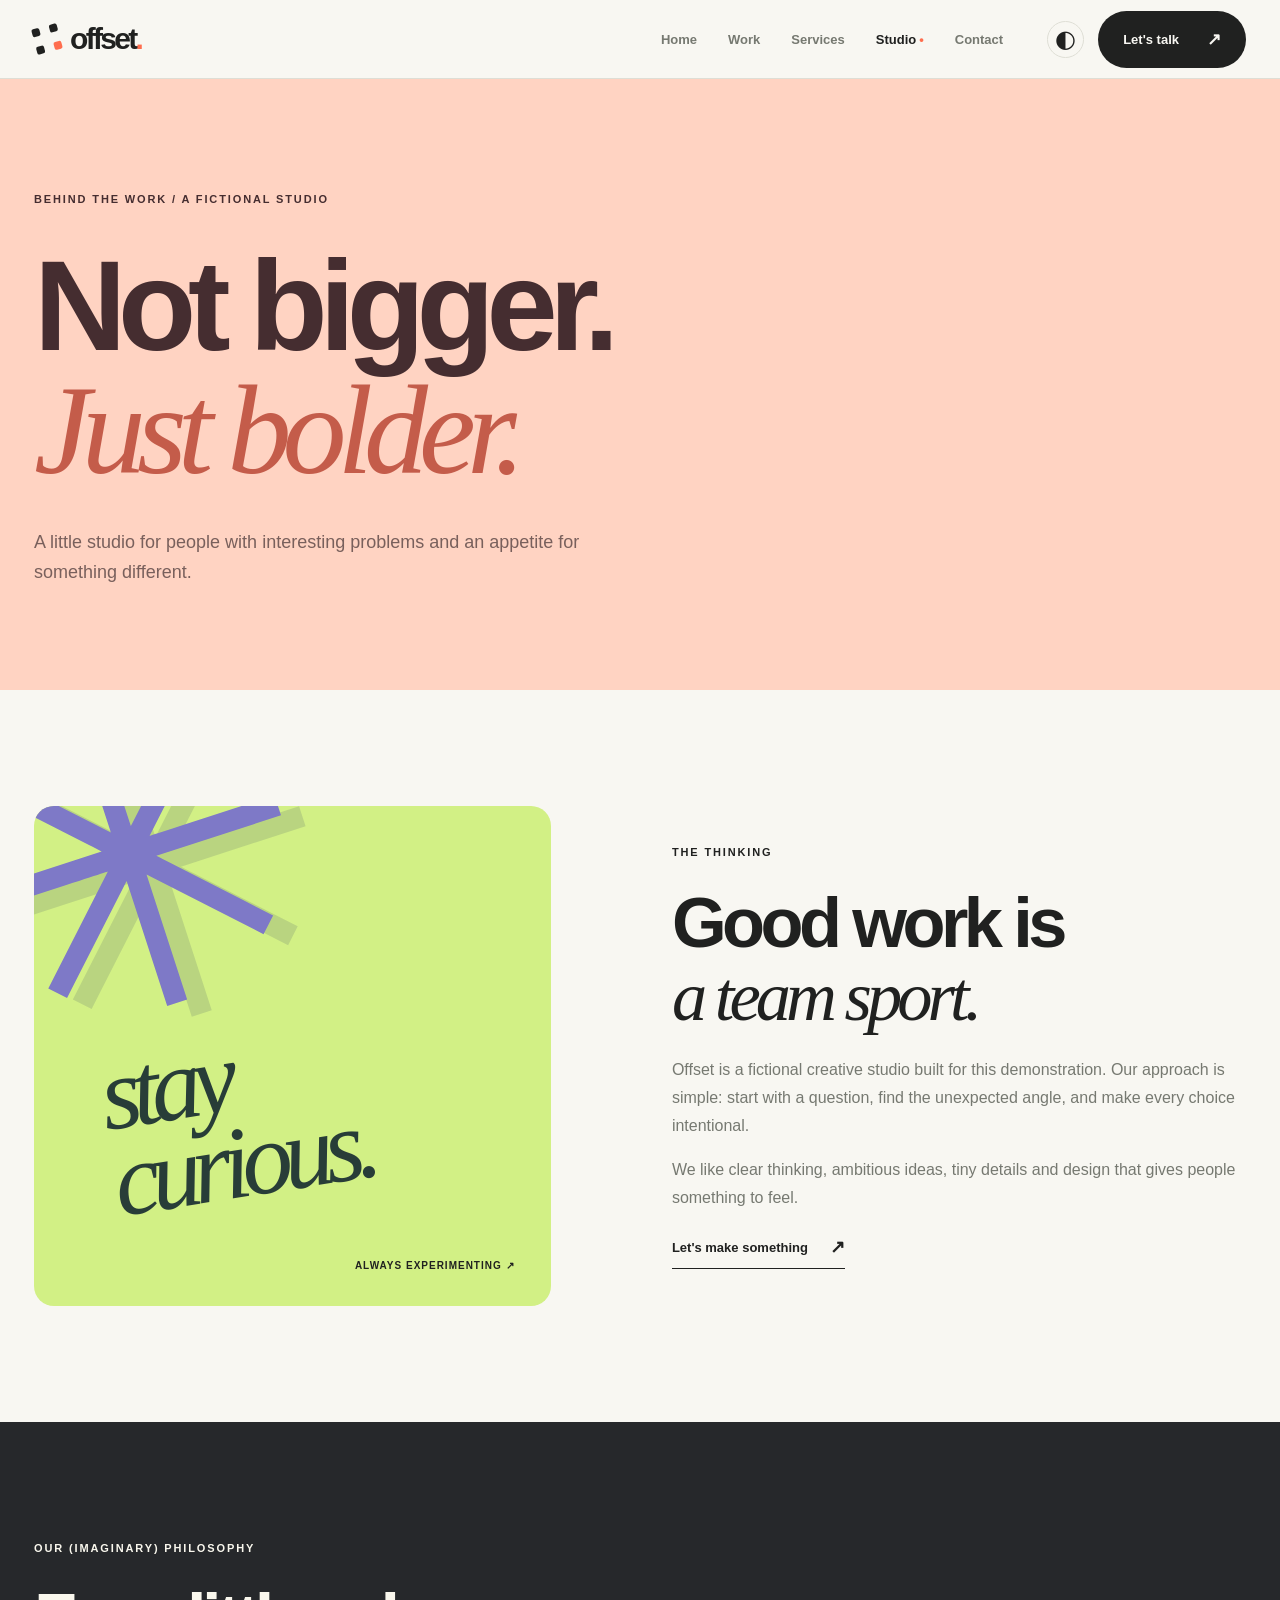
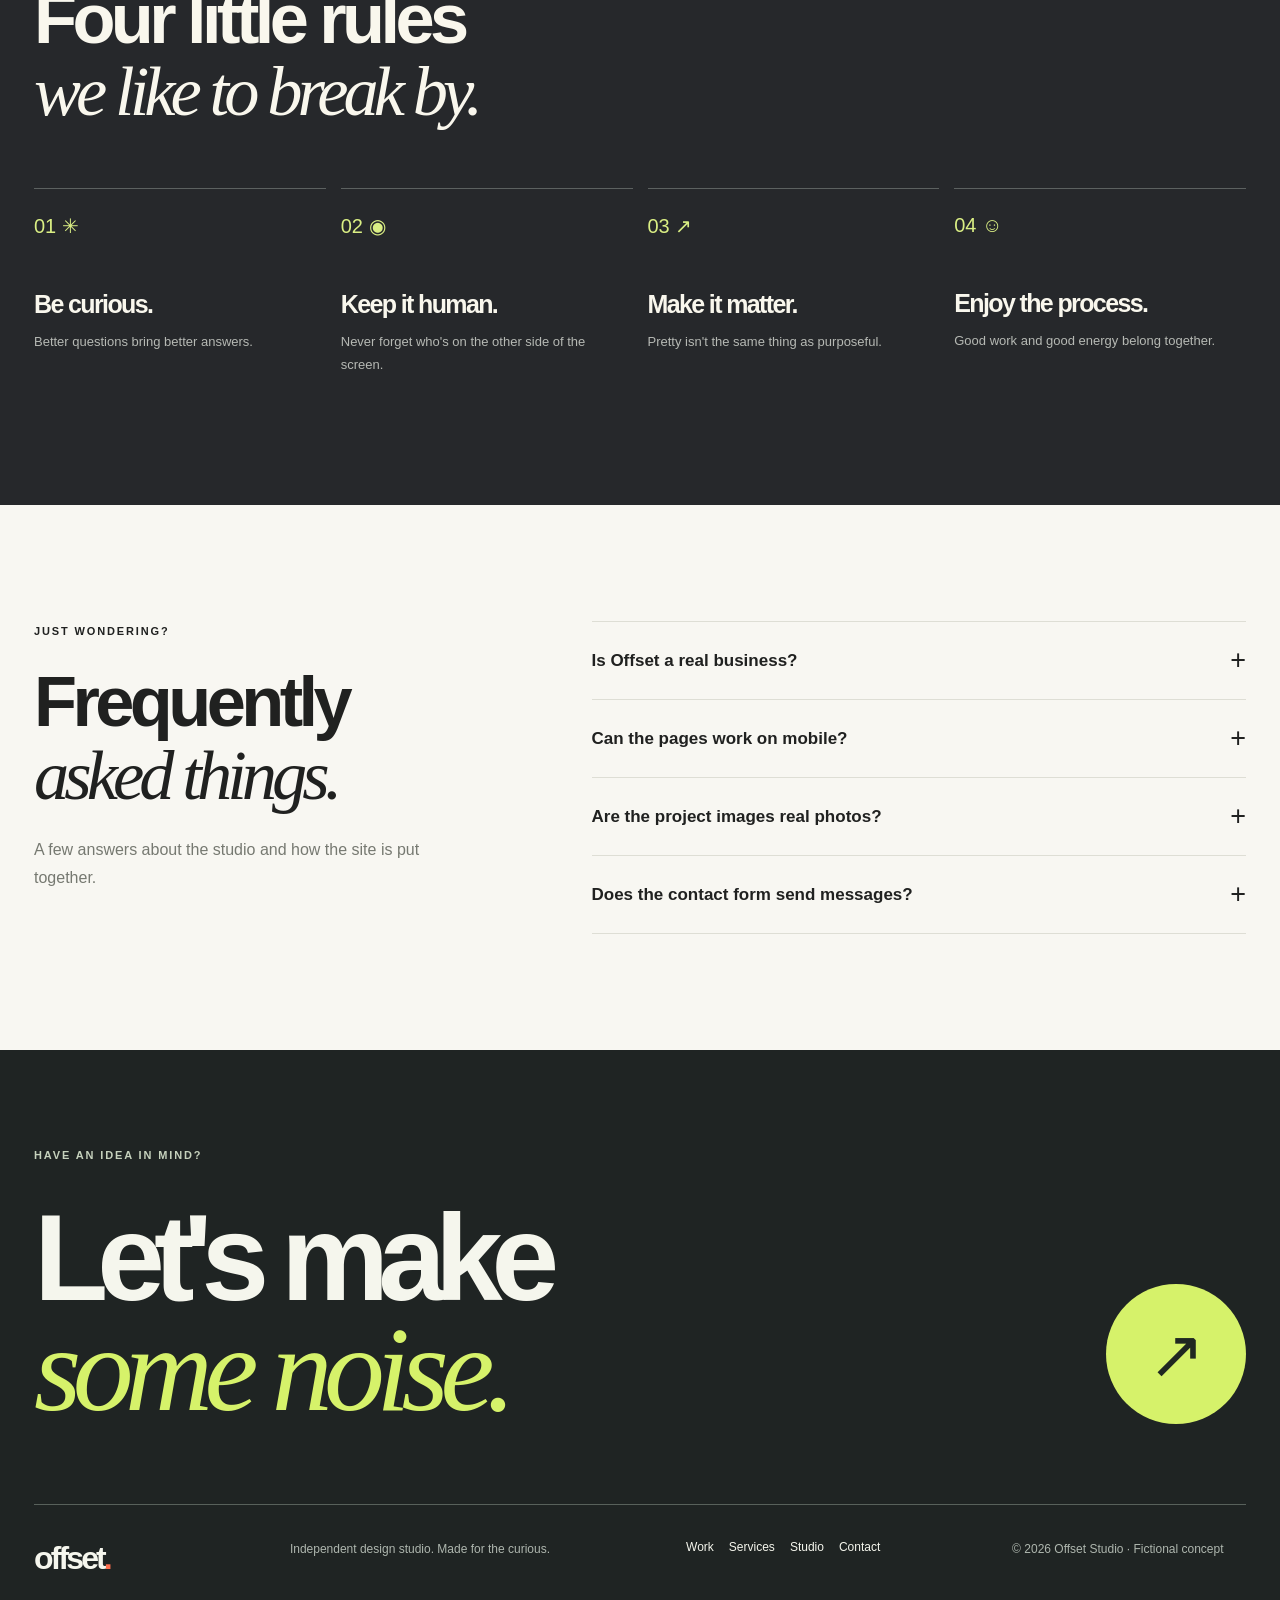
<file: studio.html>
<!doctype html>
<html lang="en">
<head>
<meta charset="utf-8">
<meta name="viewport" content="width=device-width, initial-scale=1">
<meta name="theme-color" content="#f8f7f2">
<meta name="description" content="A closer look at Offset Studio, its design approach and everyday details.">
<title>The Studio · Offset Studio</title>
<link rel="stylesheet" href="style.css"></head>
<body class="page-studio"><a href="#main" class="skip-link">Skip to content</a>
<input type="checkbox" class="visually-hidden" id="color-mode" aria-label="Toggle dark appearance">
<header class="site-header">
<div class="container header-inner">
<a class="brand" href="index.html" aria-label="Offset Studio home"><span class="brand-mark" aria-hidden="true"><i></i><i></i><i></i><i></i></span>offset<span class="brand-period">.</span></a>
<nav class="main-nav" aria-label="Primary navigation"><a href="index.html">Home</a><a href="work.html">Work</a><a href="services.html">Services</a><a href="studio.html" aria-current="page">Studio</a><a href="contact.html">Contact</a></nav>

<div class="header-actions"><label for="color-mode" class="theme-label" title="Toggle appearance"><span class="sun-symbol" aria-hidden="true">◐</span><span class="sr-only">Toggle light and dark mode</span></label><a href="contact.html" class="pill pill-dark header-cta">Let's talk <span aria-hidden="true">↗</span></a>
<details class="mobile-nav">
<summary aria-label="Open navigation"><span></span><span></span></summary>
<nav aria-label="Mobile navigation"><a href="index.html">Home</a><a href="work.html">Work</a><a href="services.html">Services</a><a href="studio.html" aria-current="page">Studio</a><a href="contact.html">Contact</a></nav>
</details>
</div>
</div>
</header>
<main id="main">
<section class="page-intro intro-studio">
<div class="container"><span class="eyebrow">Behind the work / A fictional studio</span>
<h1>Not bigger.<br><em>Just bolder.</em></h1>
<p>A little studio for people with interesting problems and an appetite for something different.</p>
</div>
</section>

<section class="section studio-story">
<div class="container studio-story-grid">
<div class="studio-art"><span class="studio-flower">✳</span><span class="studio-quote">stay<br>curious.</span><span class="studio-sticker">ALWAYS EXPERIMENTING ↗</span></div>
<div><span class="eyebrow">The thinking</span>
<h2>Good work is<br><em>a team sport.</em></h2>
<p>Offset is a fictional creative studio built for this demonstration. Our approach is simple: start with a question, find the unexpected angle, and make every choice intentional.</p>
<p>We like clear thinking, ambitious ideas, tiny details and design that gives people something to feel.</p>
<a class="text-link" href="contact.html">Let's make something <span>↗</span></a></div>
</div>
</section>

<section class="section values-section">
<div class="container"><span class="eyebrow">Our (imaginary) philosophy</span>
<h2>Four little rules<br><em>we like to break by.</em></h2>
<div class="values-grid">
<div><span>01 ✳</span>
<h3>Be curious.</h3>
<p>Better questions bring better answers.</p>
</div>
<div><span>02 ◉</span>
<h3>Keep it human.</h3>
<p>Never forget who's on the other side of the screen.</p>
</div>
<div><span>03 ↗</span>
<h3>Make it matter.</h3>
<p>Pretty isn't the same thing as purposeful.</p>
</div>
<div><span>04 ☺</span>
<h3>Enjoy the process.</h3>
<p>Good work and good energy belong together.</p>
</div>
</div>
</div>
</section>

<section class="section studio-faq">
<div class="container faq-grid">
<div><span class="eyebrow">Just wondering?</span>
<h2>Frequently<br><em>asked things.</em></h2>
<p>A few answers about the studio and how the site is put together.</p>
</div>
<div class="faq-list">
<details>
<summary>Is Offset a real business? <span>+</span></summary>
<p>Not as a trading business. Offset is a concept studio built for this web design project.</p>
</details>
<details>
<summary>Can the pages work on mobile? <span>+</span></summary>
<p>Yes. The layout reflows on smaller screens, and the navigation switches to an expandable mobile menu.</p>
</details>
<details>
<summary>Are the project images real photos? <span>+</span></summary>
<p>No. The colourful art, posters and mockups are drawn with CSS—so no photo downloads, JavaScript or external image services are needed.</p>
</details>
<details>
<summary>Does the contact form send messages? <span>+</span></summary>
<p>The demo form can open a visitor's email app. Reliable direct form submissions require a backend or external form service.</p>
</details>
</div>
</div>
</section>
</main>
<footer class="site-footer" id="footer">
<div class="container">
<div class="footer-top">
<div>
<p class="eyebrow eyebrow-light">Have an idea in mind?</p>
<h2>Let's make<br><em>some noise.</em></h2>
</div>
<a href="contact.html" class="footer-orb" aria-label="Contact our studio">↗</a></div>
<div class="footer-bottom"><a href="index.html" class="footer-logo">offset<span>.</span></a>
<p>Independent design studio. Made for the curious.</p>
<nav aria-label="Footer navigation"><a href="work.html">Work</a><a href="services.html">Services</a><a href="studio.html">Studio</a><a href="contact.html">Contact</a></nav>
<p>© 2026 Offset Studio · Fictional concept</p>
</div>
</div>
</footer>
</body>
</html>
</file>
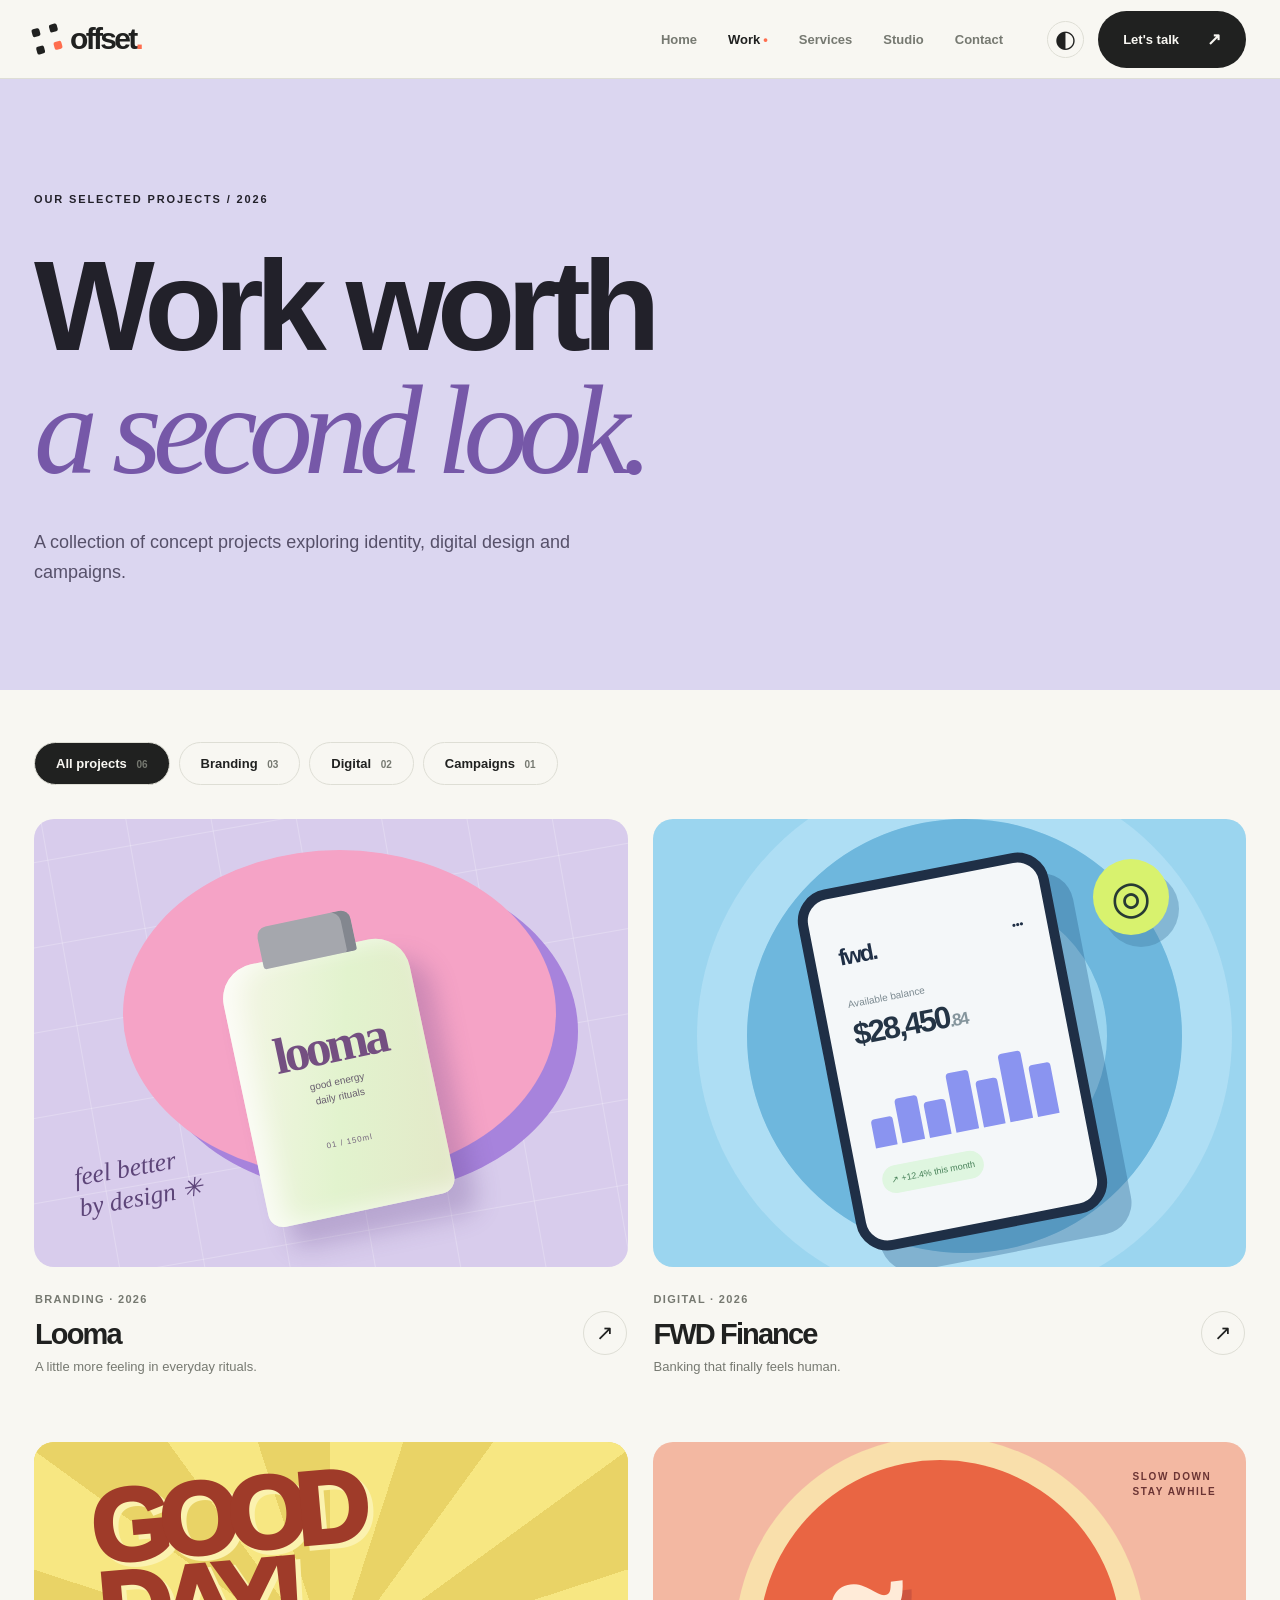
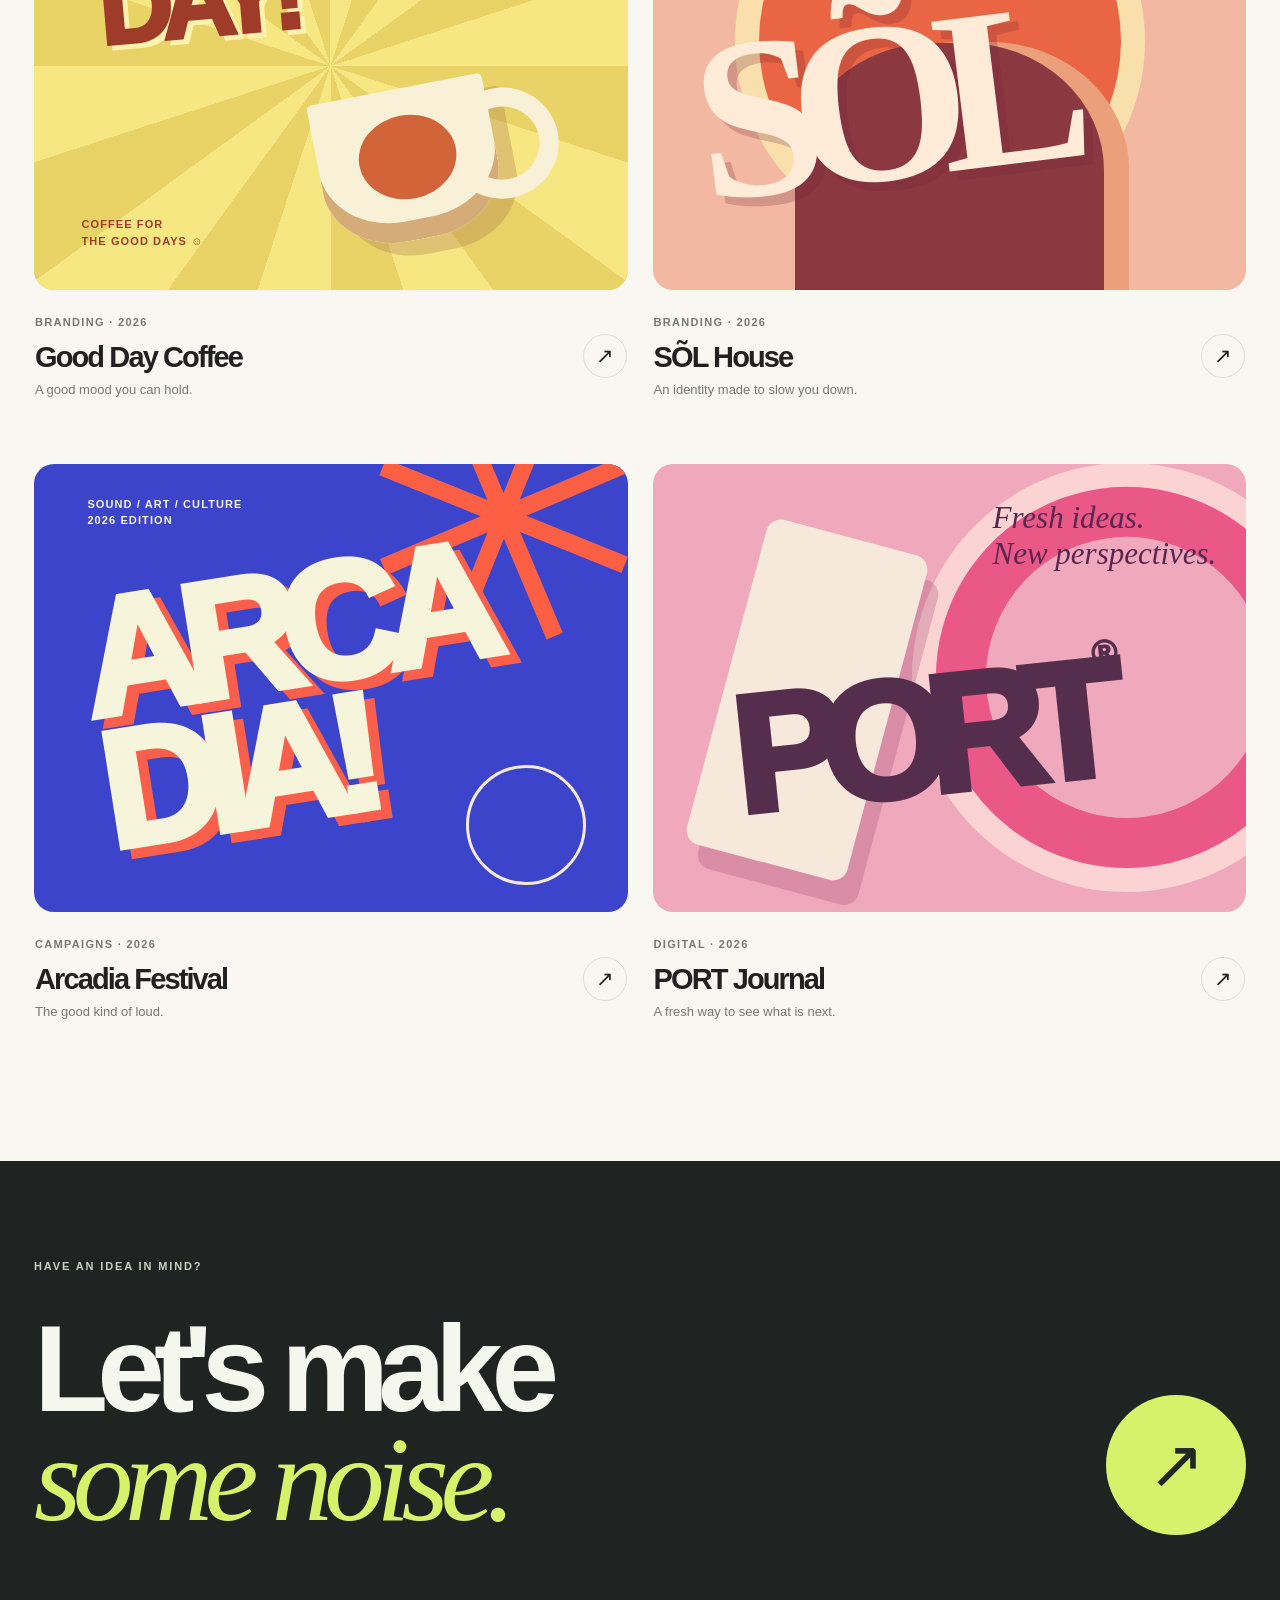
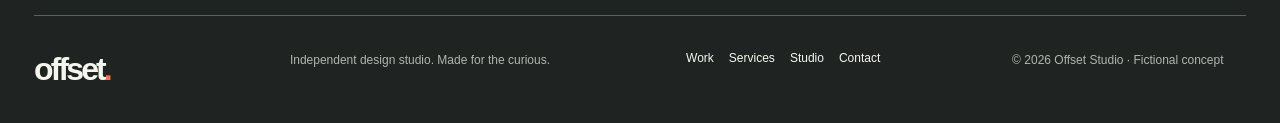
<file: work.html>
<!doctype html>
<html lang="en">
<head>
<meta charset="utf-8">
<meta name="viewport" content="width=device-width, initial-scale=1">
<meta name="theme-color" content="#f8f7f2">
<meta name="description" content="Branding, digital and campaign concepts organised into a filterable portfolio.">
<title>Our Work · Offset Studio</title>
<link rel="stylesheet" href="style.css"></head>
<body class="page-work"><a href="#main" class="skip-link">Skip to content</a>
<input type="checkbox" class="visually-hidden" id="color-mode" aria-label="Toggle dark appearance">
<header class="site-header">
<div class="container header-inner">
<a class="brand" href="index.html" aria-label="Offset Studio home"><span class="brand-mark" aria-hidden="true"><i></i><i></i><i></i><i></i></span>offset<span class="brand-period">.</span></a>
<nav class="main-nav" aria-label="Primary navigation"><a href="index.html">Home</a><a href="work.html" aria-current="page">Work</a><a href="services.html">Services</a><a href="studio.html">Studio</a><a href="contact.html">Contact</a></nav>

<div class="header-actions"><label for="color-mode" class="theme-label" title="Toggle appearance"><span class="sun-symbol" aria-hidden="true">◐</span><span class="sr-only">Toggle light and dark mode</span></label><a href="contact.html" class="pill pill-dark header-cta">Let's talk <span aria-hidden="true">↗</span></a>
<details class="mobile-nav">
<summary aria-label="Open navigation"><span></span><span></span></summary>
<nav aria-label="Mobile navigation"><a href="index.html">Home</a><a href="work.html" aria-current="page">Work</a><a href="services.html">Services</a><a href="studio.html">Studio</a><a href="contact.html">Contact</a></nav>
</details>
</div>
</div>
</header>
<!-- The radio inputs handle the filtering behaviour without JavaScript -->
<main id="main">
<section class="page-intro intro-work">
<div class="container">
<div class="eyebrow">Our selected projects / 2026</div>
<h1>Work worth<br><em>a second look.</em></h1>
<p>A collection of concept projects exploring identity, digital design and campaigns.</p>
</div>
</section>

<section class="section work-listing">
<div class="container">
<div class="filter-layout">
<input checked type="radio" id="filter-all" name="work-filter">
<input type="radio" id="filter-brand" name="work-filter">
<input type="radio" id="filter-digital" name="work-filter">
<input type="radio" id="filter-campaign" name="work-filter">
<div class="filter-controls" role="group" aria-label="Filter projects"><label for="filter-all">All projects <span>06</span></label><label for="filter-brand">Branding <span>03</span></label><label for="filter-digital">Digital <span>02</span></label><label for="filter-campaign">Campaigns <span>01</span></label></div>
<div class="works-grid all-work">
<article class="work-card" data-kind="brand" id="work-looma"><a class="work-art-link" href="project-looma.html" aria-label="Explore Looma project">
<div class="art art-looma" aria-label="Illustrated lavender cosmetic packaging"><span class="art-grid"></span><span class="looma-disc"></span><span class="looma-bottle"><b>looma</b><small>good energy<br>daily rituals</small><span>01 / 150ml</span></span><span class="art-floatnote">feel better<br>by design ✳</span></div>
</a>
<div class="work-meta">
<div><span class="work-tag">Branding · 2026</span>
<h3>Looma</h3>
<p>A little more feeling in everyday rituals.</p>
</div>
<a class="round-arrow" href="project-looma.html" aria-label="View Looma project">↗</a></div>
</article>
<article class="work-card" data-kind="digital" id="work-fwd"><a class="work-art-link" href="project-fwd.html" aria-label="Explore FWD Finance project">
<div class="art art-fwd" aria-label="Abstract blue financial app mockup"><span class="fwd-orbit"></span><span class="fwd-phone"><span class="phone-top">fwd. <span>•••</span></span><small>Available balance</small><b>$28,450<span>.84</span></b><span class="fwd-chart"><i style="--h:42%"></i><i style="--h:66%"></i><i style="--h:53%"></i><i style="--h:87%"></i><i style="--h:68%"></i><i style="--h:100%"></i><i style="--h:76%"></i></span><span class="fwd-pill">↗ +12.4% this month</span></span><span class="fwd-bubble">◎</span></div>
</a>
<div class="work-meta">
<div><span class="work-tag">Digital · 2026</span>
<h3>FWD Finance</h3>
<p>Banking that finally feels human.</p>
</div>
<a class="round-arrow" href="project-fwd.html" aria-label="View FWD Finance project">↗</a></div>
</article>
<article class="work-card" data-kind="brand" id="work-goodday"><a class="work-art-link" href="work.html#project-goodday" aria-label="Explore Good Day Coffee project">
<div class="art art-goodday" aria-label="Warm yellow illustrated coffee brand packaging"><span class="gd-rays"></span><span class="gd-big">GOOD<br>DAY!</span><span class="gd-cup"><i></i></span><span class="gd-side">COFFEE FOR<br>THE GOOD DAYS ☺</span></div>
</a>
<div class="work-meta">
<div><span class="work-tag">Branding · 2026</span>
<h3>Good Day Coffee</h3>
<p>A good mood you can hold.</p>
</div>
<a class="round-arrow" href="work.html#project-goodday" aria-label="View Good Day Coffee project">↗</a></div>
</article>
<article class="work-card" data-kind="brand" id="work-sol"><a class="work-art-link" href="work.html#project-sol" aria-label="Explore SÕL House project">
<div class="art art-sol" aria-label="Warm coral hospitality identity concept"><span class="sol-sun"></span><span class="sol-arch"></span><span class="sol-word">SÕL</span><span class="sol-text">SLOW DOWN<br>STAY AWHILE</span></div>
</a>
<div class="work-meta">
<div><span class="work-tag">Branding · 2026</span>
<h3>SÕL House</h3>
<p>An identity made to slow you down.</p>
</div>
<a class="round-arrow" href="work.html#project-sol" aria-label="View SÕL House project">↗</a></div>
</article>
<article class="work-card" data-kind="campaign" id="work-arcadia"><a class="work-art-link" href="work.html#project-arcadia" aria-label="Explore Arcadia Festival project">
<div class="art art-arcadia" aria-label="Bright festival poster concept"><span class="arc-asterisk">✳</span><span class="arc-type">ARCA<br>DIA!</span><span class="arc-meta">SOUND / ART / CULTURE<br>2026 EDITION</span><span class="arc-circle"></span></div>
</a>
<div class="work-meta">
<div><span class="work-tag">Campaigns · 2026</span>
<h3>Arcadia Festival</h3>
<p>The good kind of loud.</p>
</div>
<a class="round-arrow" href="work.html#project-arcadia" aria-label="View Arcadia Festival project">↗</a></div>
</article>
<article class="work-card" data-kind="digital" id="work-port"><a class="work-art-link" href="work.html#project-port" aria-label="Explore PORT Journal project">
<div class="art art-port" aria-label="Pink editorial digital concept"><span class="port-circle"></span><span class="port-square"></span><span class="port-type">PORT<span>®</span></span><span class="port-text">Fresh ideas.<br>New perspectives.</span></div>
</a>
<div class="work-meta">
<div><span class="work-tag">Digital · 2026</span>
<h3>PORT Journal</h3>
<p>A fresh way to see what is next.</p>
</div>
<a class="round-arrow" href="work.html#project-port" aria-label="View PORT Journal project">↗</a></div>
</article>
</div>
</div>
</div>
</section>
<section class="case-popover" id="project-goodday" aria-label="Good Day Coffee project details">
<div class="case-panel"><a href="work.html" class="case-close" aria-label="Close project details">×</a><span class="eyebrow">Branding · Concept project</span>
<h2>Good Day Coffee</h2>
<p>A good mood you can hold. A fictional visual identity concept demonstrating typography, color, composition and art direction, with the visuals built in CSS.</p>
<a class="pill pill-dark" href="contact.html">Start a similar project ↗</a></div>
<a class="case-backdrop" href="work.html" aria-label="Close dialog"></a></section>
<section class="case-popover" id="project-sol" aria-label="SÕL House project details">
<div class="case-panel"><a href="work.html" class="case-close" aria-label="Close project details">×</a><span class="eyebrow">Branding · Concept project</span>
<h2>SÕL House</h2>
<p>An identity made to slow you down. A fictional visual identity concept demonstrating typography, color, composition and art direction, with the visuals built in CSS.</p>
<a class="pill pill-dark" href="contact.html">Start a similar project ↗</a></div>
<a class="case-backdrop" href="work.html" aria-label="Close dialog"></a></section>
<section class="case-popover" id="project-arcadia" aria-label="Arcadia Festival project details">
<div class="case-panel"><a href="work.html" class="case-close" aria-label="Close project details">×</a><span class="eyebrow">Campaigns · Concept project</span>
<h2>Arcadia Festival</h2>
<p>The good kind of loud. A fictional visual identity concept demonstrating typography, color, composition and art direction, with the visuals built in CSS.</p>
<a class="pill pill-dark" href="contact.html">Start a similar project ↗</a></div>
<a class="case-backdrop" href="work.html" aria-label="Close dialog"></a></section>
<section class="case-popover" id="project-port" aria-label="PORT Journal project details">
<div class="case-panel"><a href="work.html" class="case-close" aria-label="Close project details">×</a><span class="eyebrow">Digital · Concept project</span>
<h2>PORT Journal</h2>
<p>A fresh way to see what is next. A fictional visual identity concept demonstrating typography, color, composition and art direction, with the visuals built in CSS.</p>
<a class="pill pill-dark" href="contact.html">Start a similar project ↗</a></div>
<a class="case-backdrop" href="work.html" aria-label="Close dialog"></a></section>
</main>
<footer class="site-footer" id="footer">
<div class="container">
<div class="footer-top">
<div>
<p class="eyebrow eyebrow-light">Have an idea in mind?</p>
<h2>Let's make<br><em>some noise.</em></h2>
</div>
<a href="contact.html" class="footer-orb" aria-label="Contact our studio">↗</a></div>
<div class="footer-bottom"><a href="index.html" class="footer-logo">offset<span>.</span></a>
<p>Independent design studio. Made for the curious.</p>
<nav aria-label="Footer navigation"><a href="work.html">Work</a><a href="services.html">Services</a><a href="studio.html">Studio</a><a href="contact.html">Contact</a></nav>
<p>© 2026 Offset Studio · Fictional concept</p>
</div>
</div>
</footer>
</body>
</html>
</file>
<file: style.css>
/* Shared styles for Offset Studio.
   Layout, color choices and responsive behavior live here. */
:root{
  --bg:#f8f7f2;
  --surface:#fffef9;
  --ink:#202120;
  --muted:#767971;
  --line:#deded5;
  --lime:#d6f26a;
  --purple:#b5a6ef;
  --violet:#aaa0e8;
  --orange:#ff6e4e;
  --blue:#9fd6ef;
  --radius:20px;
  --serif:Georgia,'Times New Roman',serif;
  --sans:Arial,Helvetica,sans-serif
}
*{
  box-sizing:border-box
}
html{
  scroll-behavior:smooth;
  scroll-padding-top:85px
}
body{
  margin:0;
  background:var(--bg);
  color:var(--ink);
  font-family:var(--sans);
  -webkit-font-smoothing:antialiased
}
body:has(#color-mode:checked){
  --bg:#171b18;
  --surface:#252a25;
  --ink:#f7f7ee;
  --muted:#b7beb3;
  --line:#454a43
}
a{
  color:inherit;
  text-decoration:none
}
button,input,textarea,select{
  font:inherit
}
button,label,summary{
  -webkit-tap-highlight-color:transparent
}
img{
  max-width:100%
}
h1,h2,h3,p{
  margin-top:0
}
h1,h2,h3{
  letter-spacing:-.065em
}
h1 em,h2 em{
  font-family:var(--serif);
  font-weight:400;
  letter-spacing:-.07em
}
::selection{
  background:var(--lime);
  color:#161916
}
.container{
  width:min(100% - 68px,1240px);
  margin:0 auto
}
.section{
  padding:116px 0
}
.eyebrow{
  font-size:11px;
  text-transform:uppercase;
  font-weight:800;
  letter-spacing:.17em;
  display:inline-block
}
.eyebrow-light{
  color:#c6d2bd
}
.section h2{
  font-size:clamp(44px,5.5vw,80px);
  line-height:1.03;
  margin:27px 0 24px
}
.section h2 em{
  white-space:nowrap
}
.section p{
  line-height:1.75;
  color:var(--muted)
}
.skip-link{
  position:absolute;
  z-index:200;
  top:-90px;
  left:12px;
  padding:12px;
  background:var(--lime);
  color:#111
}
.skip-link:focus{
  top:10px
}
.visually-hidden{
  position:absolute;
  opacity:0;
  pointer-events:none;
  width:1px;
  height:1px
}
.sr-only{
  position:absolute;
  width:1px;
  height:1px;
  padding:0;
  margin:-1px;
  overflow:hidden;
  clip:rect(0,0,0,0);
  white-space:nowrap;
  border:0
}
:focus-visible{
  outline:3px solid #ed8e69!important;
  outline-offset:4px!important
}
/* Header and navigation */
.site-header{
  position:sticky;
  top:0;
  z-index:40;
  border-bottom:1px solid var(--line);
  background:var(--bg);
  background:color-mix(in srgb,var(--bg),transparent 4%);
  backdrop-filter:blur(20px)
}
.header-inner{
  height:78px;
  display:flex;
  align-items:center;
  justify-content:space-between;
  gap:20px
}
.brand{
  font-weight:900;
  font-size:30px;
  letter-spacing:-.09em;
  display:inline-flex;
  align-items:center;
  line-height:1
}
.brand-period,.footer-logo span{
  color:var(--orange)
}
.brand-mark{
  height:26px;
  width:26px;
  position:relative;
  display:inline-block;
  margin-right:10px;
  transform:rotate(-15deg)
}
.brand-mark i{
  position:absolute;
  background:var(--ink);
  width:8px;
  height:8px;
  border-radius:2px
}
.brand-mark i:nth-child(1){
  top:0;
  left:0
}
.brand-mark i:nth-child(2){
  top:0;
  right:0
}
.brand-mark i:nth-child(3){
  bottom:0;
  left:0
}
.brand-mark i:nth-child(4){
  bottom:0;
  right:0;
  background:var(--orange)
}
.main-nav{
  display:flex;
  gap:31px;
  align-items:center;
  margin-left:auto;
  margin-right:24px
}
.main-nav a{
  font-size:13px;
  font-weight:700;
  color:var(--muted);
  transition:color .2s
}
.main-nav a:hover,.main-nav a[aria-current=page]{
  color:var(--ink)
}
.main-nav a[aria-current=page]::after{
  content:'•';
  color:var(--orange);
  margin-left:3px
}
.header-actions{
  display:flex;
  align-items:center;
  gap:14px
}
.pill{
  display:inline-flex;
  align-items:center;
  justify-content:center;
  gap:28px;
  padding:17px 24px;
  border:1px solid transparent;
  border-radius:100px;
  font-size:13px;
  font-weight:800;
  cursor:pointer;
  transition:transform .2s,background .2s;
  color:inherit
}
.pill span{
  font-size:17px
}
.pill:hover{
  transform:translateY(-3px)
}
.pill-dark{
  background:var(--ink);
  color:var(--bg)
}
.pill-light{
  background:var(--lime);
  color:#1d2318
}
.theme-label{
  width:37px;
  height:37px;
  border:1px solid var(--line);
  border-radius:50%;
  display:grid;
  place-items:center;
  cursor:pointer;
  font-size:24px;
  line-height:1;
  transition:transform .25s
}
.theme-label:hover{
  transform:rotate(45deg)
}
body:has(#color-mode:checked) .theme-label{
  background:var(--lime);
  color:#1a1a1a
}
.mobile-nav{
  display:none
}
.text-link{
  font-size:13px;
  font-weight:800;
  display:inline-flex;
  gap:22px;
  align-items:center;
  border-bottom:1px solid var(--ink);
  padding:8px 0 10px
}
.text-link span{
  font-size:18px;
  transition:transform .2s
}
.text-link:hover span{
  transform:translate(3px,-3px)
}
/* Homepage hero */
.home-hero{
  padding:53px 0 72px
}
.hero-grid{
  min-height:650px;
  display:grid;
  grid-template-columns:1.09fr .91fr;
  gap:27px;
  align-items:stretch
}
.hero-copy{
  position:relative;
  display:flex;
  flex-direction:column;
  align-items:flex-start;
  justify-content:center;
  padding:36px 0 32px
}
.tiny-spark{
  color:var(--orange);
  font-size:17px;
  margin-right:7px
}
.hero-copy h1{
  font-size:clamp(67px,7.7vw,119px);
  line-height:.99;
  letter-spacing:-.083em;
  margin:38px 0 26px;
  font-weight:850
}
.hero-copy h1 em{
  color:var(--orange)
}
.hero-dot{
  font-family:var(--sans);
  color:var(--ink)
}
.hero-copy>p{
  font-size:16px;
  max-width:415px;
  line-height:1.8;
  color:var(--muted)
}
.hero-actions{
  display:flex;
  gap:28px;
  align-items:center;
  flex-wrap:wrap;
  margin-top:22px
}
.hero-side-note{
  font-size:10px;
  line-height:1.6;
  color:var(--muted);
  text-transform:uppercase;
  letter-spacing:.14em;
  font-weight:800;
  margin-top:68px
}
.hero-side-note span{
  font-size:18px;
  margin-left:10px
}
.hero-art{
  background:#b2a5ea;
  border-radius:var(--radius);
  position:relative;
  min-height:600px;
  isolation:isolate;
  overflow:hidden
}
.hero-sun{
  position:absolute;
  left:16%;
  top:16%;
  width:65%;
  aspect-ratio:1;
  border-radius:50%;
  background:radial-gradient(circle at 34% 26%,#f6fb9f,#d7ed65 40%,#c1db58 70%,#a8c742 100%);
  box-shadow:40px 45px 0 #4e397d24;
  animation:float 7s ease-in-out infinite
}
.hero-disc{
  position:absolute;
  width:54%;
  height:22%;
  background:#ff745c;
  border-radius:50%;
  bottom:16%;
  right:-4%;
  transform:rotate(-24deg);
  box-shadow:-25px -14px 0 #e34c43
}
.hero-star{
  position:absolute;
  font-size:clamp(180px,25vw,400px);
  color:#f7eee7;
  left:-14%;
  bottom:-20%;
  font-weight:500;
  line-height:1;
  transform:rotate(18deg);
  text-shadow:18px 20px 0 #715fa028
}
.hero-smiley{
  position:absolute;
  right:9%;
  top:10%;
  font-size:42px;
  transform:rotate(18deg);
  border:2px solid #352b4f;
  border-radius:50%;
  padding:7px 12px;
  color:#34294e
}
.hero-art-label{
  position:absolute;
  right:8%;
  bottom:7%;
  text-transform:uppercase;
  color:#36284d;
  font-weight:900;
  font-size:29px;
  line-height:.96;
  letter-spacing:-.07em;
  transform:rotate(-8deg)
}
.hero-art-note{
  position:absolute;
  top:8%;
  left:7%;
  font-size:10px;
  line-height:1.8;
  letter-spacing:.16em;
  font-weight:800;
  color:#372b60
}
.ticker{
  height:62px;
  display:flex;
  align-items:center;
  overflow:hidden;
  background:var(--lime);
  color:#1b1b16
}
.ticker-track{
  white-space:nowrap;
  min-width:max-content;
  font-size:21px;
  font-weight:900;
  letter-spacing:-.06em;
  animation:marquee 29s linear infinite
}
.ticker-track span{
  font-size:21px;
  color:#ff6d4c;
  margin:0 30px
}
@keyframes marquee{
  to{
    transform:translateX(-50%)
  }
}
@keyframes float{
  50%{
    transform:translateY(-18px) rotate(7deg)
  }
}
/* Section headings and project cards */
.section-heading{
  display:flex;
  align-items:end;
  justify-content:space-between;
  gap:25px;
  margin-bottom:35px
}
.section-heading h2{
  margin-bottom:0
}
.section-heading .text-link{
  margin-bottom:12px
}
.works-grid{
  display:grid;
  grid-template-columns:repeat(2,minmax(0,1fr));
  gap:42px 25px
}
.work-card{
  min-width:0
}
.work-art-link{
  display:block;
  border-radius:var(--radius);
  overflow:hidden
}
.work-art-link .art{
  transition:transform .65s cubic-bezier(.2,.8,.2,1)
}
.work-art-link:hover .art{
  transform:scale(1.025)
}
.art{
  height:clamp(320px,35vw,480px);
  width:100%;
  position:relative;
  overflow:hidden;
  isolation:isolate;
  color:#202020
}
.art span{
  position:absolute
}
.work-meta{
  padding:22px 1px;
  display:flex;
  align-items:center;
  justify-content:space-between;
  gap:12px
}
.work-tag{
  font-size:11px;
  text-transform:uppercase;
  letter-spacing:.12em;
  color:var(--muted);
  font-weight:700
}
.work-meta h3{
  font-size:29px;
  margin:12px 0 6px;
  line-height:1.1
}
.work-meta p{
  font-size:13px;
  color:var(--muted);
  margin:0;
  line-height:1.6
}
.round-arrow{
  width:44px;
  height:44px;
  border-radius:50%;
  border:1px solid var(--line);
  display:grid;
  place-items:center;
  font-size:21px;
  flex-shrink:0;
  transition:background .2s,transform .2s
}
.round-arrow:hover{
  background:var(--lime);
  color:#111;
  transform:rotate(45deg)
}
/* Project visuals: CSS shapes, type and colour */
.art-looma{
  background:#d8ccec
}
.art-grid{
  inset:0;
  background-image:linear-gradient(#ffffff3c 1px,transparent 1px),linear-gradient(90deg,#ffffff3c 1px,transparent 1px);
  background-size:60px 60px;
  transform:rotate(-10deg) scale(1.4)
}
.looma-disc{
  width:73%;
  height:73%;
  border-radius:50%;
  left:15%;
  top:7%;
  background:#f5a3c6;
  box-shadow:22px 18px 0 #a783dc
}
.looma-bottle{
  width:32%;
  height:59%;
  left:35%;
  bottom:12%;
  background:linear-gradient(105deg,#f7f6e9,#e2f3ce 52%,#e3e8c8);
  border-radius:35px 35px 15px 15px;
  box-shadow:18px 24px 25px #61438546,inset 15px 0 26px #ffffffb3;
  transform:rotate(-12deg);
  display:flex;
  flex-direction:column;
  align-items:center;
  justify-content:center
}
.looma-bottle:before{
  content:'';
  position:absolute;
  top:-13%;
  left:25%;
  width:50%;
  height:16%;
  border-radius:10px 10px 3px 3px;
  background:#a5a7ad;
  box-shadow:inset -10px 0 0 #83878f
}
.looma-bottle b{
  font-family:var(--serif);
  font-size:clamp(23px,4vw,51px);
  letter-spacing:-.08em;
  color:#744f81
}
.looma-bottle small{
  font-size:10px;
  line-height:1.5;
  text-align:center;
  color:#695f6f
}
.looma-bottle>span{
  position:static;
  margin-top:34px;
  font-size:8px;
  color:#74657d;
  letter-spacing:.12em
}
.art-floatnote{
  left:7%;
  bottom:12%;
  color:#5d4579;
  font-family:var(--serif);
  font-size:clamp(16px,2vw,28px);
  font-style:italic;
  transform:rotate(-10deg)
}
.art-fwd{
  background:#9bd5ef
}
.fwd-orbit{
  height:97%;
  aspect-ratio:1;
  border-radius:50%;
  border:75px solid #6eb7dd;
  left:16%;
  top:0;
  box-shadow:0 0 0 50px #c9e9fa6b
}
.fwd-phone{
  width:43%;
  height:82%;
  background:#f4f7f9;
  border:10px solid #1f2f46;
  border-radius:32px;
  left:29%;
  top:11%;
  box-shadow:20px 25px 0 #26598754;
  transform:rotate(-11deg);
  padding:8% 4%
}
.fwd-phone .phone-top{
  position:static;
  display:flex;
  align-items:center;
  justify-content:space-between;
  font-weight:900;
  font-size:23px;
  letter-spacing:-.09em;
  color:#1f2f46;
  margin-bottom:28px
}
.fwd-phone .phone-top span{
  position:static;
  font-size:11px;
  letter-spacing:0
}
.fwd-phone>small{
  display:block;
  color:#7b8990;
  font-size:10px
}
.fwd-phone>b{
  display:block;
  font-size:clamp(16px,2.5vw,31px);
  margin:8px 0 28px;
  letter-spacing:-.07em;
  color:#243445
}
.fwd-phone>b span{
  position:static;
  font-size:.56em;
  color:#85959d
}
.fwd-chart{
  height:27%;
  display:flex;
  align-items:end;
  gap:5px;
  position:static!important
}
.fwd-chart i{
  flex:1;
  background:#8a94f0;
  height:var(--h);
  border-radius:4px 4px 0 0
}
.fwd-pill{
  position:static!important;
  display:inline-block;
  margin-top:20px;
  background:#dff6e0;
  padding:9px;
  border-radius:50px;
  font-size:9px;
  color:#478158
}
.fwd-bubble{
  top:9%;
  right:13%;
  background:#d8f26e;
  border-radius:50%;
  width:76px;
  height:76px;
  display:grid;
  place-items:center;
  font-size:46px;
  color:#283a34;
  box-shadow:10px 12px 0 #437ba164
}
.art-goodday{
  background:#e9d366
}
.gd-rays{
  inset:-50%;
  background:repeating-conic-gradient(from 0deg at 50% 50%,#f7e782 0deg 18deg,#e9d366 18deg 36deg);
  animation:spin 65s linear infinite
}
.gd-big{
  top:8%;
  left:10%;
  font-size:clamp(62px,8vw,118px);
  line-height:.8;
  font-weight:1000;
  letter-spacing:-.11em;
  color:#9f3b29;
  transform:rotate(-5deg);
  text-shadow:5px 5px 0 #fbf2af
}
.gd-cup{
  width:30%;
  height:34%;
  right:22%;
  bottom:11%;
  background:#f8f1d7;
  border-radius:5px 5px 42% 42%;
  transform:rotate(-11deg);
  box-shadow:16px 16px 0 #ad725250,inset 0 -20px 0 #d5ab78
}
.gd-cup:before{
  content:'';
  position:absolute;
  right:-36%;
  top:12%;
  width:42%;
  height:48%;
  border:19px solid #f8f1d7;
  border-radius:50%
}
.gd-cup i{
  position:absolute;
  width:55%;
  height:55%;
  background:#d16439;
  left:23%;
  top:18%;
  border-radius:50%
}
.gd-side{
  left:8%;
  bottom:9%;
  font-size:11px;
  line-height:1.5;
  font-weight:900;
  letter-spacing:.1em;
  color:#9f3b29
}
@keyframes spin{
  to{
    transform:rotate(360deg)
  }
}
.art-sol{
  background:#f3b8a2
}
.sol-sun{
  width:61%;
  aspect-ratio:1;
  border-radius:50%;
  top:4%;
  left:18%;
  background:#e96543;
  box-shadow:0 0 0 24px #f9dfab
}
.sol-arch{
  height:63%;
  width:52%;
  bottom:-8%;
  left:24%;
  border-radius:45% 45% 0 0;
  background:#8c3841;
  box-shadow:25px -1px 0 #eba07b
}
.sol-word{
  font-family:var(--serif);
  font-weight:800;
  font-size:clamp(116px,18vw,280px);
  line-height:1;
  left:7%;
  bottom:16%;
  letter-spacing:-.14em;
  color:#ffebd8;
  transform:rotate(-7deg);
  text-shadow:8px 10px 0 #72243a3b
}
.sol-text{
  right:5%;
  top:6%;
  font-size:10px;
  line-height:1.5;
  color:#6b3434;
  font-weight:900;
  letter-spacing:.16em
}
.art-arcadia{
  background:#3b44ca;
  color:#f6f4da
}
.arc-asterisk{
  font-size:clamp(210px,28vw,430px);
  top:-27%;
  right:-4%;
  line-height:1;
  color:#fc5f44;
  transform:rotate(22deg)
}
.arc-type{
  font-weight:1000;
  font-size:clamp(94px,13vw,185px);
  line-height:.8;
  letter-spacing:-.115em;
  left:9%;
  bottom:18%;
  transform:rotate(-9deg);
  text-shadow:10px 10px 0 #fa5f4c
}
.arc-meta{
  left:9%;
  top:7%;
  font-size:11px;
  line-height:1.5;
  letter-spacing:.1em;
  font-weight:bold
}
.arc-circle{
  border:3px solid #f5eada;
  width:120px;
  aspect-ratio:1;
  right:7%;
  bottom:6%;
  border-radius:50%
}
.art-port{
  background:#f0a9bc
}
.port-circle{
  height:85%;
  aspect-ratio:1;
  border:50px solid #e95887;
  top:5%;
  right:-12%;
  border-radius:50%;
  transform:rotate(-30deg);
  box-shadow:0 0 0 24px #fbd3d3
}
.port-square{
  width:28%;
  height:75%;
  background:#f7e8dc;
  left:12%;
  top:15%;
  border-radius:15px;
  transform:rotate(15deg);
  box-shadow:17px 21px 0 #9e416e44
}
.port-type{
  font-size:clamp(95px,13vw,190px);
  font-weight:1000;
  line-height:1;
  letter-spacing:-.14em;
  left:13%;
  bottom:20%;
  color:#552e4e;
  transform:rotate(-6deg)
}
.port-type span{
  font-size:.21em;
  position:static;
  vertical-align:top
}
.port-text{
  right:5%;
  top:8%;
  font-family:var(--serif);
  font-size:clamp(17px,2.5vw,31px);
  font-style:italic;
  color:#5a264d
}
/* services / home */
.services-preview{
  background:#24282a;
  color:#f7f6ed
}
.services-preview .services-grid{
  display:grid;
  grid-template-columns:1fr 1.05fr;
  gap:12%;
  align-items:center
}
.services-preview p{
  color:#b7bcb9;
  max-width:360px
}
.services-preview .pill{
  margin-top:23px
}
.services-list a{
  display:grid;
  grid-template-columns:40px 1fr 25px;
  align-items:center;
  gap:10px;
  padding:29px 0;
  border-bottom:1px solid #555d5e;
  transition:padding .25s,color .25s
}
.services-list a:first-child{
  border-top:1px solid #555d5e
}
.services-list a:hover{
  padding-left:12px;
  color:var(--lime)
}
.services-list a span{
  font-size:11px;
  color:#b7bcb9
}
.services-list a strong{
  font-size:clamp(19px,2.4vw,30px);
  letter-spacing:-.045em;
  font-weight:700
}
.services-list a b{
  font-size:20px
}
.about-teaser-grid{
  display:grid;
  grid-template-columns:.85fr 1fr;
  gap:11%;
  align-items:center
}
.about-teaser-grid>div:last-child p{
  max-width:480px;
  margin-bottom:25px
}
.about-graphic{
  background:#f4ad8d;
  min-height:490px;
  border-radius:var(--radius);
  position:relative;
  overflow:hidden
}
.about-text-circle{
  position:absolute;
  left:8%;
  top:8%;
  font-size:12px;
  letter-spacing:.28em;
  line-height:2.4;
  max-width:80%;
  font-weight:800;
  color:#6e3b3d;
  transform:rotate(-11deg)
}
.about-core{
  position:absolute;
  left:21%;
  top:17%;
  font-size:370px;
  line-height:1;
  color:#492c57;
  font-weight:900;
  letter-spacing:-.11em;
  transform:rotate(-15deg)
}
.about-core span{
  color:#fbf4dd
}
.about-doodle{
  position:absolute;
  right:-4%;
  bottom:-18%;
  font-size:260px;
  color:#d6f26a;
  transform:rotate(-20deg)
}
/* page titles */
.page-intro{
  padding:110px 0 84px;
  overflow:hidden
}
.page-intro h1{
  font-size:clamp(75px,10vw,152px);
  line-height:.96;
  margin:38px 0 35px
}
.page-intro p{
  font-size:18px;
  color:var(--muted);
  line-height:1.7;
  max-width:560px
}
.intro-work{
  background:#dbd6f0;
  color:#22212a
}
.intro-work p{
  color:#565069
}
.intro-work h1 em{
  color:#7658a8
}
.intro-services{
  background:#d4ebaf;
  color:#1f3023
}
.intro-services p{
  color:#59734a
}
.intro-services h1 em{
  color:#4d7850
}
.intro-studio{
  background:#ffd3c2;
  color:#452d30
}
.intro-studio p{
  color:#79605c
}
.intro-studio h1 em{
  color:#c45c4a
}
.intro-contact{
  background:#b1dcef;
  color:#1d3548
}
.intro-contact p{
  color:#4e6779
}
.intro-contact h1 em{
  color:#2e799a
}
/* Portfolio filtering through radio controls */
.work-listing{
  padding-top:52px
}
.filter-layout>input,.journey-widget>input,.gallery-widget>input{
  position:absolute;
  opacity:0;
  width:1px;
  height:1px;
  pointer-events:none
}
.filter-controls{
  display:flex;
  gap:9px;
  flex-wrap:wrap;
  margin-bottom:34px
}
.filter-controls label{
  border:1px solid var(--line);
  padding:13px 21px;
  border-radius:50px;
  font-size:13px;
  font-weight:800;
  cursor:pointer;
  transition:background .2s
}
.filter-controls label span{
  font-size:10px;
  color:var(--muted);
  margin-left:6px
}
.filter-layout:has(#filter-all:checked) label[for=filter-all],.filter-layout:has(#filter-brand:checked) label[for=filter-brand],.filter-layout:has(#filter-digital:checked) label[for=filter-digital],.filter-layout:has(#filter-campaign:checked) label[for=filter-campaign]{
  background:var(--ink);
  color:var(--bg)
}
.filter-layout:has(#filter-brand:checked) .work-card:not([data-kind=brand]),.filter-layout:has(#filter-digital:checked) .work-card:not([data-kind=digital]),.filter-layout:has(#filter-campaign:checked) .work-card:not([data-kind=campaign]){
  display:none
}
.case-popover{
  display:none;
  position:fixed;
  inset:0;
  z-index:100;
  align-items:center;
  justify-content:center;
  padding:20px
}
.case-popover:target{
  display:flex
}
.case-backdrop{
  position:absolute;
  inset:0;
  background:#101715b8
}
.case-panel{
  position:relative;
  z-index:2;
  padding:50px;
  max-width:550px;
  width:100%;
  background:#f7f6f1;
  color:#1c1d1b;
  border-radius:22px;
  box-shadow:0 15px 65px #0005
}
.case-panel h2{
  font-size:62px;
  letter-spacing:-.075em;
  line-height:1;
  margin:25px 0
}
.case-panel p{
  color:#656962;
  line-height:1.7;
  margin-bottom:30px
}
.case-close{
  position:absolute;
  right:20px;
  top:13px;
  font-size:37px;
  font-weight:300
}
/* services detail */
.services-detail{
  display:grid;
  grid-template-columns:100px 1fr .82fr;
  gap:5%;
  align-items:center
}
.service-number{
  font-size:11px;
  font-weight:800;
  letter-spacing:.12em;
  align-self:start;
  padding-top:32px
}
.services-detail h2{
  margin-top:0
}
.services-detail p{
  max-width:470px
}
.chip-row{
  display:flex;
  flex-wrap:wrap;
  gap:9px;
  margin-top:30px
}
.chip-row span{
  font-size:11px;
  font-weight:800;
  padding:12px 16px;
  border:1px solid var(--line);
  border-radius:50px;
  white-space:nowrap
}
.service-alt{
  background:var(--surface)
}
.service-art{
  height:380px;
  border-radius:22px;
  display:grid;
  place-items:center;
  position:relative;
  overflow:hidden
}
.service-art-1{
  background:#ffbba2
}
.service-art-1>span{
  font-size:clamp(70px,9vw,135px);
  font-weight:1000;
  letter-spacing:-.12em;
  line-height:.83;
  z-index:1;
  color:#723e4a;
  transform:rotate(-8deg)
}
.service-art-1 i{
  font-size:240px;
  font-style:normal;
  color:#f9e0a3;
  position:absolute;
  right:-10%;
  top:-31%
}
.service-art-2{
  background:#aca6e6
}
.service-art-2>span{
  font-family:Georgia,serif;
  font-size:220px;
  color:#ebf4c6;
  letter-spacing:-.15em;
  transform:rotate(-14deg);
  z-index:1
}
.service-art-2 i{
  position:absolute;
  font-style:normal;
  font-size:200px;
  right:-1%;
  bottom:-27%;
  color:#e8697d
}
.service-art-3{
  background:#b3e2ec
}
.mini-browser{
  width:70%;
  height:67%;
  background:#f9f9f0;
  border-radius:12px;
  border:5px solid #2c4451;
  padding:20px;
  box-shadow:14px 20px 0 #6c9dab8c;
  position:relative
}
.mini-browser>b{
  font-size:25px;
  letter-spacing:-.09em;
  color:#2d3e43
}
.mini-browser>i{
  display:block;
  height:10px;
  margin-top:16px;
  background:#b2a8ed;
  border-radius:50px
}
.mini-browser>i:nth-of-type(2){
  width:67%;
  background:#d8ed90
}
.mini-browser>i:nth-of-type(3){
  width:82%;
  background:#f8b09b
}
.mini-browser>small{
  position:absolute;
  bottom:17px;
  left:20px;
  color:#667476;
  font-size:10px
}
.service-art-4{
  background:#fa8e7e
}
.service-art-4>span{
  font-size:clamp(58px,7vw,105px);
  font-weight:1000;
  line-height:.88;
  letter-spacing:-.09em;
  transform:rotate(10deg);
  color:#feeeb5;
  text-shadow:7px 9px 0 #ac465b
}
.process-section{
  background:#e9ebdf;
  color:#232a22
}
.process-section .eyebrow,.process-section p{
  color:#556354
}
.journey-widget{
  background:#fffdf5;
  border-radius:22px;
  padding:32px;
  margin-top:45px;
  color:#1e271d
}
.journey-tabs{
  display:flex;
  gap:9px;
  flex-wrap:wrap
}
.journey-tabs label{
  font-weight:800;
  font-size:12px;
  border-radius:50px;
  border:1px solid #cdd4c5;
  padding:13px 20px;
  cursor:pointer
}
.journey-widget:has(#journey-start:checked) label[for=journey-start],.journey-widget:has(#journey-refresh:checked) label[for=journey-refresh],.journey-widget:has(#journey-launch:checked) label[for=journey-launch]{
  background:#252d22;
  color:#fff
}
.journey-answer{
  margin-top:32px;
  display:none;
  padding-top:28px;
  border-top:1px solid #d8dfd4
}
.journey-answer b{
  font-size:26px;
  letter-spacing:-.05em
}
.journey-answer p{
  font-size:15px;
  max-width:660px;
  line-height:1.7
}
.journey-answer a{
  font-size:13px;
  font-weight:bold;
  text-decoration:underline;
  text-underline-offset:5px
}
.journey-widget:has(#journey-start:checked) .journey-answer-start,.journey-widget:has(#journey-refresh:checked) .journey-answer-refresh,.journey-widget:has(#journey-launch:checked) .journey-answer-launch{
  display:block
}
/* studio */
.studio-story-grid{
  display:grid;
  grid-template-columns:.9fr 1fr;
  gap:10%;
  align-items:center
}
.studio-story-grid>div:last-child p{
  font-size:16px
}
.studio-art{
  height:500px;
  background:#d2f085;
  border-radius:var(--radius);
  position:relative;
  overflow:hidden
}
.studio-flower{
  position:absolute;
  font-size:430px;
  left:-16%;
  top:-32%;
  line-height:1;
  color:#7e79c7;
  transform:rotate(-18deg);
  text-shadow:20px 18px 0 #4e5b6d30
}
.studio-quote{
  position:absolute;
  left:14%;
  bottom:20%;
  font-family:Georgia,serif;
  font-size:clamp(70px,8vw,120px);
  font-style:italic;
  line-height:.85;
  letter-spacing:-.09em;
  color:#283d38;
  transform:rotate(-9deg)
}
.studio-sticker{
  position:absolute;
  bottom:7%;
  right:7%;
  font-size:10px;
  font-weight:900;
  letter-spacing:.1em
}
.values-section{
  background:#26282b;
  color:#f9f7ed
}
.values-grid{
  display:grid;
  grid-template-columns:repeat(4,1fr);
  gap:15px;
  margin-top:60px
}
.values-grid>div{
  border-top:1px solid #5c6160;
  padding:25px 16px 0 0
}
.values-grid span{
  color:#daef84;
  font-size:20px
}
.values-grid h3{
  font-size:25px;
  margin:52px 0 12px
}
.values-grid p{
  font-size:13px;
  color:#b6b9b4
}
.faq-grid{
  display:grid;
  grid-template-columns:.8fr 1.2fr;
  gap:10%;
  align-items:start
}
.faq-list details{
  border-bottom:1px solid var(--line)
}
.faq-list details:first-child{
  border-top:1px solid var(--line)
}
.faq-list summary{
  cursor:pointer;
  list-style:none;
  display:flex;
  align-items:center;
  justify-content:space-between;
  gap:22px;
  padding:23px 0;
  font-weight:800;
  font-size:17px
}
.faq-list summary::-webkit-details-marker{
  display:none
}
.faq-list summary span{
  font-size:27px;
  font-weight:300;
  transition:transform .2s
}
.faq-list details[open] summary span{
  transform:rotate(45deg)
}
.faq-list details p{
  margin:0 0 25px;
  font-size:14px;
  max-width:600px
}
/* contact */
.contact-grid{
  display:grid;
  grid-template-columns:.75fr 1.25fr;
  gap:9%;
  align-items:start
}
.contact-graphic{
  height:355px;
  background:#dfb7ed;
  border-radius:18px;
  position:relative;
  overflow:hidden;
  color:#6c3e69;
  display:flex;
  align-items:center;
  padding:35px
}
.contact-graphic>span{
  font-size:clamp(53px,7vw,105px);
  font-weight:1000;
  letter-spacing:-.1em;
  line-height:.88;
  transform:rotate(-6deg);
  z-index:1
}
.contact-graphic>span span{
  color:#fc7f5d
}
.contact-graphic i{
  position:absolute;
  font-style:normal;
  font-size:250px;
  right:-13%;
  top:-36%;
  color:#f5ecb0
}
.contact-email{
  padding:35px 0
}
.contact-email a{
  display:block;
  font-size:clamp(22px,3vw,35px);
  font-weight:800;
  letter-spacing:-.045em;
  margin:12px 0
}
.contact-email p{
  font-size:12px;
  max-width:310px
}
.form-header h2{
  font-size:clamp(36px,4vw,55px);
  margin:0 0 14px
}
.form-header p{
  font-size:13px
}
.contact-form{
  display:grid;
  gap:26px;
  margin-top:32px
}
.contact-form label{
  font-size:12px;
  font-weight:800;
  display:block
}
.form-row{
  display:grid;
  grid-template-columns:1fr 1fr;
  gap:17px
}
.contact-form input[type=text],.contact-form input[type=email],.contact-form textarea,.contact-form select{
  display:block;
  width:100%;
  margin-top:11px;
  padding:18px 17px;
  border:1px solid var(--line);
  border-radius:11px;
  background:var(--surface);
  color:var(--ink);
  outline:none;
  font-size:14px;
  transition:border-color .2s
}
.contact-form input:focus,.contact-form textarea:focus,.contact-form select:focus{
  border-color:#9c82d9
}
.contact-form fieldset{
  padding:0;
  border:0;
  margin:0;
  min-width:0
}
.contact-form legend{
  font-size:12px;
  font-weight:800;
  margin-bottom:12px
}
.choice-grid{
  display:grid;
  grid-template-columns:1fr 1fr;
  gap:9px
}
.choice-grid label{
  display:block;
  cursor:pointer
}
.choice-grid input{
  position:absolute;
  opacity:0
}
.choice-grid span{
  display:block;
  text-align:center;
  padding:15px 12px;
  border:1px solid var(--line);
  border-radius:11px;
  background:var(--surface);
  font-size:12px;
  transition:background .2s
}
.choice-grid input:checked+span{
  background:var(--lime);
  color:#1c271a;
  border-color:var(--lime)
}
.choice-grid input:focus-visible+span{
  outline:3px solid var(--orange);
  outline-offset:3px
}
.contact-form textarea{
  resize:vertical
}
.form-bottom{
  display:flex;
  align-items:center;
  gap:22px;
  flex-wrap:wrap
}
.form-bottom p{
  font-size:11px;
  max-width:360px;
  margin:0
}
.form-bottom .pill{
  white-space:nowrap
}
.contact-faq{
  background:var(--surface)
}
/* Case study layouts and gallery states */
.project-intro{
  padding:100px 0 55px
}
.project-breadcrumb{
  display:flex;
  justify-content:space-between;
  gap:25px;
  align-items:center;
  color:var(--muted);
  font-size:12px;
  font-weight:800;
  text-transform:uppercase;
  letter-spacing:.11em
}
.project-breadcrumb a{
  color:var(--ink)
}
.project-heading{
  display:grid;
  grid-template-columns:1.4fr .6fr;
  gap:7%;
  align-items:end
}
.project-heading h1{
  font-size:clamp(65px,8vw,110px);
  line-height:.97;
  margin:65px 0 15px
}
.project-heading p{
  font-size:17px;
  line-height:1.7;
  color:var(--muted)
}
.case-hero>.art{
  border-radius:22px;
  height:min(68vw,710px)
}
.case-hero .looma-bottle b{
  font-size:73px
}
.case-hero .fwd-phone>b{
  font-size:42px
}
.project-story-grid{
  display:grid;
  grid-template-columns:1fr 1fr;
  gap:9%
}
.project-story-grid p{
  font-size:17px
}
.gallery-section{
  background:var(--surface)
}
.gallery-widget{
  margin-top:35px
}
.gallery-stage{
  position:relative;
  height:500px;
  overflow:hidden;
  border-radius:22px
}
.gallery-panel{
  position:absolute;
  inset:0;
  opacity:0;
  pointer-events:none;
  transition:opacity .4s
}
.gallery-panel .art{
  height:100%
}
.gallery-1{
  background:#d8ccec
}
.gallery-2{
  background:#d7eda9;
  display:grid;
  place-items:center
}
.gallery-3{
  background:#b9a0e9;
  overflow:hidden
}
.gallery-typography{
  position:static!important;
  font-family:Georgia,serif;
  font-size:clamp(80px,16vw,245px);
  font-weight:bold;
  letter-spacing:-.13em;
  color:#3e4d33;
  transform:rotate(-10deg)
}
.gallery-typography small{
  display:block;
  font:italic 22px Georgia,serif;
  letter-spacing:0;
  margin-left:15%
}
.gallery-type-fwd{
  color:#324970
}
.gallery-caption{
  position:absolute!important;
  z-index:5;
  left:25px;
  bottom:20px;
  padding:10px 14px;
  background:#fffdf0;
  border-radius:30px;
  font-size:11px;
  font-weight:800;
  color:#1d1d1d
}
.gallery-shape{
  border-radius:50%
}
.shape-one{
  height:85%;
  aspect-ratio:1;
  top:-29%;
  right:3%;
  background:#fe865d
}
.shape-two{
  height:90%;
  aspect-ratio:1;
  bottom:-53%;
  left:-12%;
  background:#d2ef7f;
  box-shadow:18px -13px 0 #f8b0bd
}
.gallery-text{
  position:absolute;
  z-index:2;
  left:15%;
  top:18%;
  font-weight:1000;
  font-size:clamp(70px,9vw,120px);
  letter-spacing:-.1em;
  line-height:.9;
  color:#2b2751;
  transform:rotate(-8deg)
}
.gallery-controls{
  display:flex;
  gap:10px;
  flex-wrap:wrap;
  margin-top:20px
}
.gallery-controls label{
  border:1px solid var(--line);
  border-radius:50px;
  padding:12px 22px;
  font-size:12px;
  font-weight:800;
  cursor:pointer
}
.gallery-widget:has(#slide-1:checked) .gallery-1,.gallery-widget:has(#slide-2:checked) .gallery-2,.gallery-widget:has(#slide-3:checked) .gallery-3{
  opacity:1;
  pointer-events:auto
}
.gallery-widget:has(#slide-1:checked) label[for=slide-1],.gallery-widget:has(#slide-2:checked) label[for=slide-2],.gallery-widget:has(#slide-3:checked) label[for=slide-3]{
  background:var(--ink);
  color:var(--bg)
}
.next-project{
  padding:80px 0
}
.next-project .container{
  display:flex;
  align-items:center;
  justify-content:space-between
}
.next-project a{
  font-size:clamp(30px,5vw,66px);
  font-weight:800;
  letter-spacing:-.08em
}
/* footer */
.site-footer{
  background:#1f2423;
  color:#f5f6ed;
  padding:95px 0 35px
}
.footer-top{
  display:flex;
  align-items:end;
  justify-content:space-between;
  gap:25px;
  border-bottom:1px solid #58615b;
  padding-bottom:80px
}
.footer-top h2{
  font-size:clamp(70px,9.5vw,150px);
  line-height:.9;
  margin:32px 0 0;
  letter-spacing:-.09em
}
.footer-top h2 em{
  font-family:Georgia,serif;
  font-weight:400;
  color:var(--lime)
}
.footer-orb{
  width:140px;
  height:140px;
  display:grid;
  place-items:center;
  border-radius:50%;
  background:var(--lime);
  color:#202821;
  font-size:68px;
  transition:transform .3s
}
.footer-orb:hover{
  transform:rotate(45deg)
}
.footer-bottom{
  display:grid;
  grid-template-columns:1fr 1.6fr 1.3fr 1fr;
  gap:22px;
  align-items:start;
  padding-top:35px
}
.footer-logo{
  font-size:32px;
  letter-spacing:-.09em;
  font-weight:900
}
.footer-bottom p{
  font-size:12px;
  line-height:1.6;
  color:#aeb6ae
}
.footer-bottom nav{
  display:flex;
  gap:15px;
  flex-wrap:wrap;
  font-size:12px
}
.footer-bottom nav a:hover{
  color:var(--lime)
}
/* Responsive adjustments */
@media(max-width:1100px){
  .hero-copy h1{
    font-size:clamp(65px,7vw,100px)
  }
  .header-cta{
    padding:14px 18px
  }
  .main-nav{
    gap:17px;
    margin-right:6px
  }
  .container{
    width:min(100% - 50px,1240px)
  }
  .hero-grid{
    min-height:575px
  }
  .hero-art{
    min-height:560px
  }
  .hero-side-note{
    margin-top:42px
  }
  .services-detail{
    grid-template-columns:65px 1fr .77fr;
    gap:3%
  }
  .fwd-phone{
    border-width:7px
  }
  .fwd-phone .phone-top{
    margin-bottom:15px
  }
  .fwd-phone>b{
    margin-bottom:15px
  }
}
@media(max-width:790px){
  .container{
    width:calc(100% - 38px)
  }
  .site-header .main-nav,.header-cta{
    display:none
  }
  .mobile-nav{
    display:block;
    position:relative
  }
  .mobile-nav>summary{
    list-style:none;
    width:42px;
    height:42px;
    border:1px solid var(--line);
    border-radius:50%;
    display:flex;
    flex-direction:column;
    justify-content:center;
    align-items:center;
    gap:5px;
    cursor:pointer
  }
  .mobile-nav>summary::-webkit-details-marker{
    display:none
  }
  .mobile-nav>summary span{
    width:17px;
    height:2px;
    background:var(--ink);
    display:block;
    transition:transform .2s
  }
  .mobile-nav[open]>summary span:first-child{
    transform:translateY(3.5px) rotate(45deg)
  }
  .mobile-nav[open]>summary span:last-child{
    transform:translateY(-3.5px) rotate(-45deg)
  }
  .mobile-nav nav{
    position:absolute;
    right:0;
    top:56px;
    background:var(--surface);
    border:1px solid var(--line);
    border-radius:16px;
    width:230px;
    padding:10px;
    box-shadow:0 17px 50px #0002;
    display:flex;
    flex-direction:column
  }
  .mobile-nav nav a{
    padding:13px 16px;
    border-radius:9px;
    font-size:14px;
    font-weight:750
  }
  .mobile-nav nav a:hover,.mobile-nav nav a[aria-current=page]{
    background:var(--lime);
    color:#202020
  }
  .section{
    padding:78px 0
  }
  .home-hero{
    padding:26px 0 55px
  }
  .hero-grid{
    grid-template-columns:1fr;
    gap:35px
  }
  .hero-copy{
    padding:25px 0 0
  }
  .hero-copy h1{
    font-size:clamp(64px,11vw,105px)
  }
  .hero-side-note{
    display:none
  }
  .hero-art{
    height:440px;
    min-height:0
  }
  .hero-sun{
    width:48%;
    left:28%
  }
  .hero-star{
    font-size:300px;
    bottom:-30%
  }
  .about-teaser-grid,.studio-story-grid,.contact-grid{
    grid-template-columns:1fr;
    gap:35px
  }
  .about-graphic,.studio-art{
    min-height:390px;
    height:390px
  }
  .about-teaser-grid>.about-graphic{
    order:2
  }
  .services-preview .services-grid{
    grid-template-columns:1fr;
    gap:45px
  }
  .services-detail{
    grid-template-columns:1fr 1fr;
    gap:25px
  }
  .service-number{
    grid-column:1/-1;
    padding:0
  }
  .service-art{
    height:340px
  }
  .values-grid{
    grid-template-columns:repeat(2,1fr);
    gap:35px
  }
  .faq-grid{
    grid-template-columns:1fr;
    gap:30px
  }
  .footer-bottom{
    grid-template-columns:1fr 1fr
  }
  .footer-orb{
    height:100px;
    width:100px;
    font-size:53px
  }
  .project-heading{
    grid-template-columns:1fr;
    gap:0
  }
  .project-heading h1{
    margin:45px 0 20px
  }
  .project-heading p{
    max-width:550px
  }
  .case-hero>.art{
    height:560px
  }
  .project-story-grid{
    grid-template-columns:1fr;
    gap:0
  }
}
@media(max-width:550px){
  .container{
    width:calc(100% - 32px)
  }
  .site-header .header-inner{
    height:68px
  }
  .brand{
    font-size:26px
  }
  .section{
    padding:69px 0
  }
  .section h2{
    font-size:clamp(42px,10vw,56px)
  }
  .hero-copy h1{
    font-size:clamp(58px,13.3vw,85px);
    margin:30px 0 17px
  }
  .hero-copy>p{
    font-size:15px
  }
  .hero-actions{
    gap:18px
  }
  .hero-actions .pill{
    width:100%;
    max-width:300px
  }
  .hero-art{
    height:360px
  }
  .hero-sun{
    width:69%;
    left:17%;
    top:8%
  }
  .hero-disc{
    bottom:14%
  }
  .hero-star{
    left:-21%;
    font-size:235px;
    bottom:-24%
  }
  .hero-art-label{
    font-size:22px;
    bottom:6%
  }
  .hero-smiley{
    font-size:24px;
    right:10%
  }
  .hero-art-note{
    font-size:9px
  }
  .ticker{
    height:52px
  }
  .ticker-track{
    font-size:16px
  }
  .ticker-track span{
    margin:0 17px
  }
  .section-heading{
    display:block
  }
  .section-heading .text-link{
    margin-top:20px
  }
  .works-grid{
    grid-template-columns:1fr;
    gap:22px
  }
  .art{
    height:340px
  }
  .work-meta h3{
    font-size:26px
  }
  .services-list a{
    grid-template-columns:25px 1fr 18px;
    padding:23px 0
  }
  .services-list a strong{
    font-size:20px
  }
  .about-graphic,.studio-art{
    min-height:360px;
    height:360px
  }
  .about-core{
    font-size:310px
  }
  .page-intro{
    padding:75px 0 56px
  }
  .page-intro h1{
    font-size:clamp(56px,12.6vw,84px);
    margin:28px 0
  }
  .page-intro p{
    font-size:16px
  }
  .filter-controls{
    gap:8px
  }
  .filter-controls label{
    padding:11px 14px;
    font-size:11px
  }
  .filter-controls label span{
    font-size:9px
  }
  .services-detail{
    grid-template-columns:1fr
  }
  .service-art{
    height:310px
  }
  .journey-widget{
    padding:24px 18px
  }
  .journey-tabs{
    display:grid;
    grid-template-columns:1fr;
    gap:8px
  }
  .journey-answer b{
    font-size:21px
  }
  .studio-quote{
    font-size:80px
  }
  .values-grid{
    grid-template-columns:1fr 1fr;
    gap:23px
  }
  .values-grid h3{
    font-size:22px;
    margin-top:30px
  }
  .values-grid>div{
    padding-right:0
  }
  .contact-graphic{
    height:290px
  }
  .contact-graphic>span{
    font-size:70px
  }
  .form-row{
    grid-template-columns:1fr
  }
  .form-bottom{
    align-items:flex-start;
    flex-direction:column
  }
  .form-bottom .pill{
    width:100%
  }
  .choice-grid span{
    font-size:11px;
    padding:15px 8px
  }
  .footer-top{
    align-items:start;
    padding-bottom:48px
  }
  .footer-top h2{
    font-size:clamp(55px,12vw,78px)
  }
  .footer-orb{
    width:67px;
    height:67px;
    font-size:39px;
    flex-shrink:0;
    margin-top:15px
  }
  .site-footer{
    padding:70px 0 20px
  }
  .footer-bottom{
    grid-template-columns:1fr 1fr;
    gap:20px
  }
  .footer-bottom nav{
    grid-column:1/-1
  }
  .project-intro{
    padding:56px 0 33px
  }
  .project-breadcrumb{
    font-size:10px
  }
  .project-heading h1{
    font-size:clamp(55px,11vw,76px)
  }
  .case-hero>.art{
    height:390px
  }
  .case-hero .looma-bottle b{
    font-size:35px
  }
  .case-hero .fwd-phone>b{
    font-size:23px
  }
  .gallery-stage{
    height:340px
  }
  .gallery-typography{
    font-size:88px
  }
  .gallery-text{
    font-size:55px
  }
  .gallery-controls label{
    font-size:10px;
    padding:11px 13px
  }
  .next-project .container{
    gap:15px
  }
  .next-project a{
    font-size:34px
  }
  .case-panel{
    padding:35px 22px
  }
  .case-panel h2{
    font-size:46px
  }
  .looma-bottle b{
    font-size:43px
  }
  .fwd-phone .phone-top{
    font-size:21px
  }
  .fwd-phone{
    padding:5% 4%;
    height:84%;
    width:48%;
    left:24%;
    top:9%
  }
  .fwd-phone>b{
    font-size:20px
  }
  .fwd-bubble{
    width:58px;
    height:58px;
    font-size:31px
  }
  .arc-type{
    font-size:104px
  }
  .sol-word{
    font-size:142px
  }
}
@media(prefers-reduced-motion:reduce){
  *,*::before,*::after{
    scroll-behavior:auto!important;
    animation-duration:.01ms!important;
    animation-iteration-count:1!important;
    transition-duration:.01ms!important
  }
}
</file>
